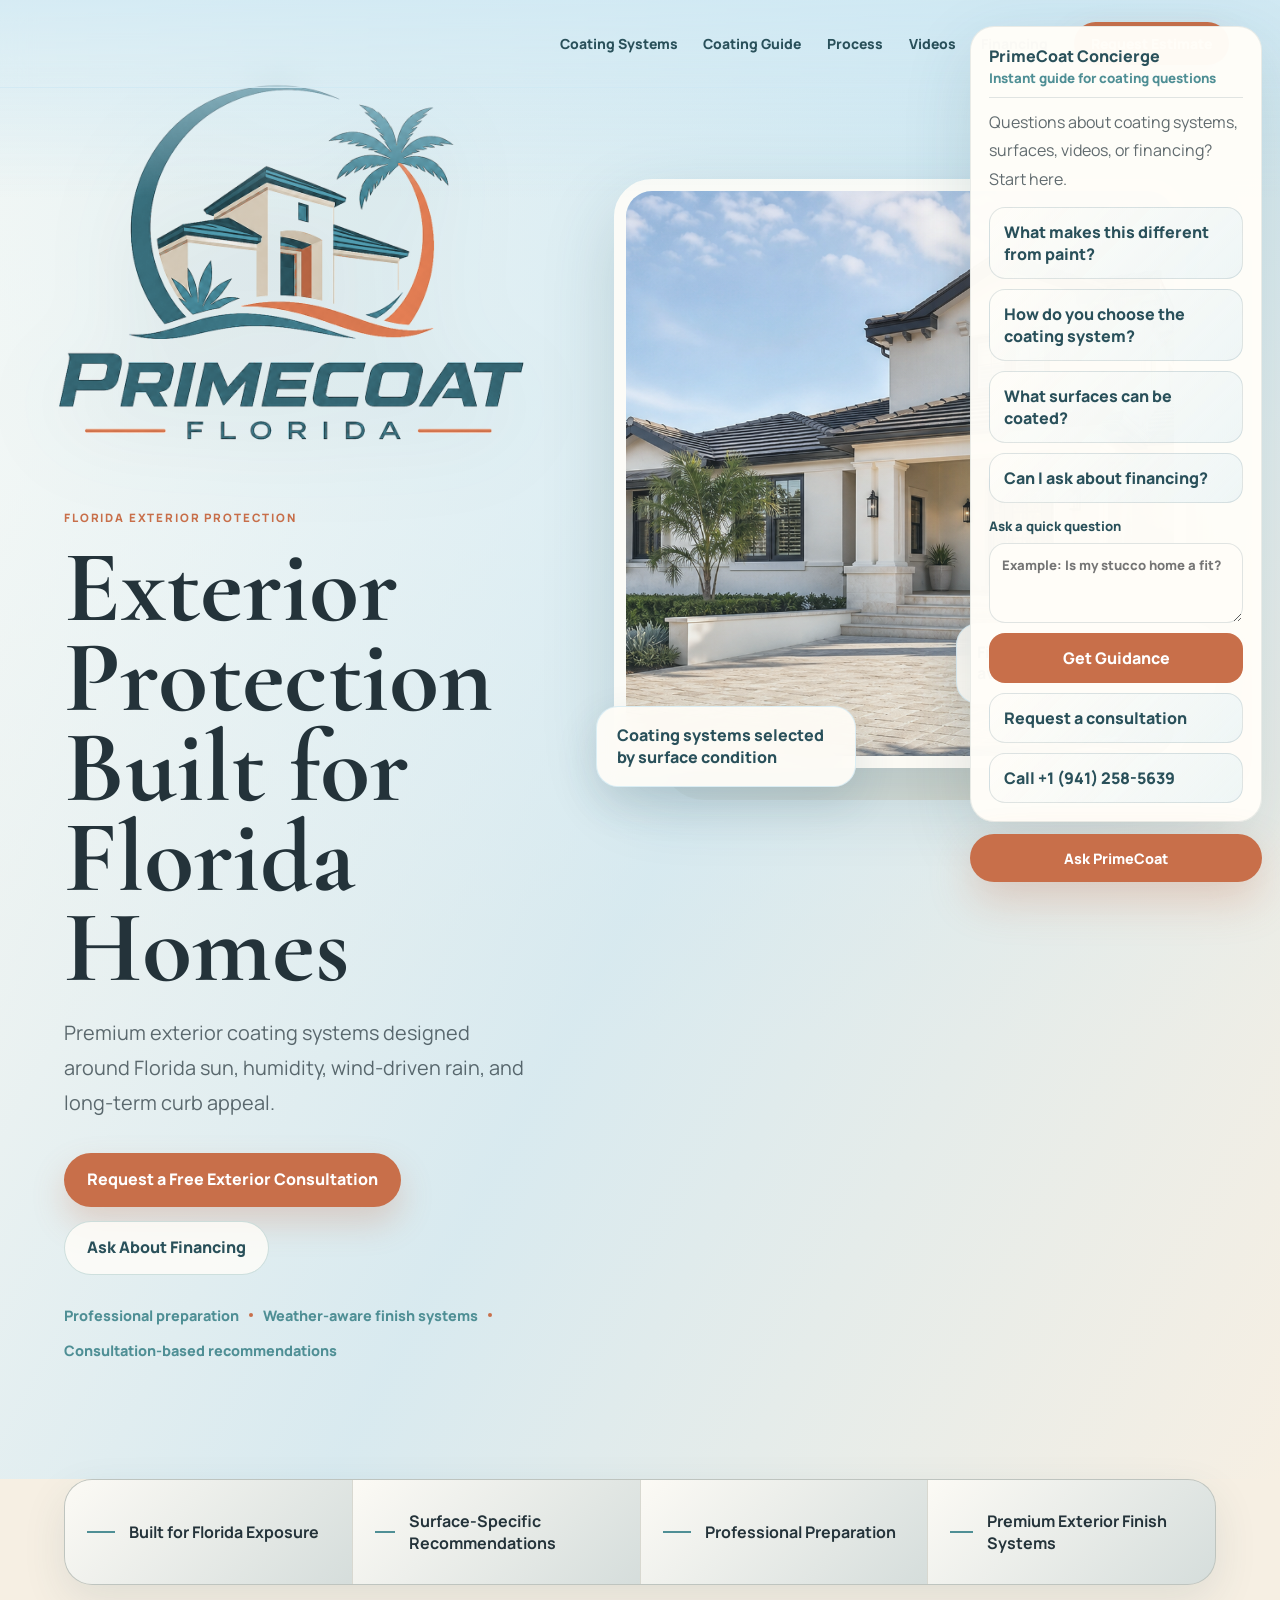
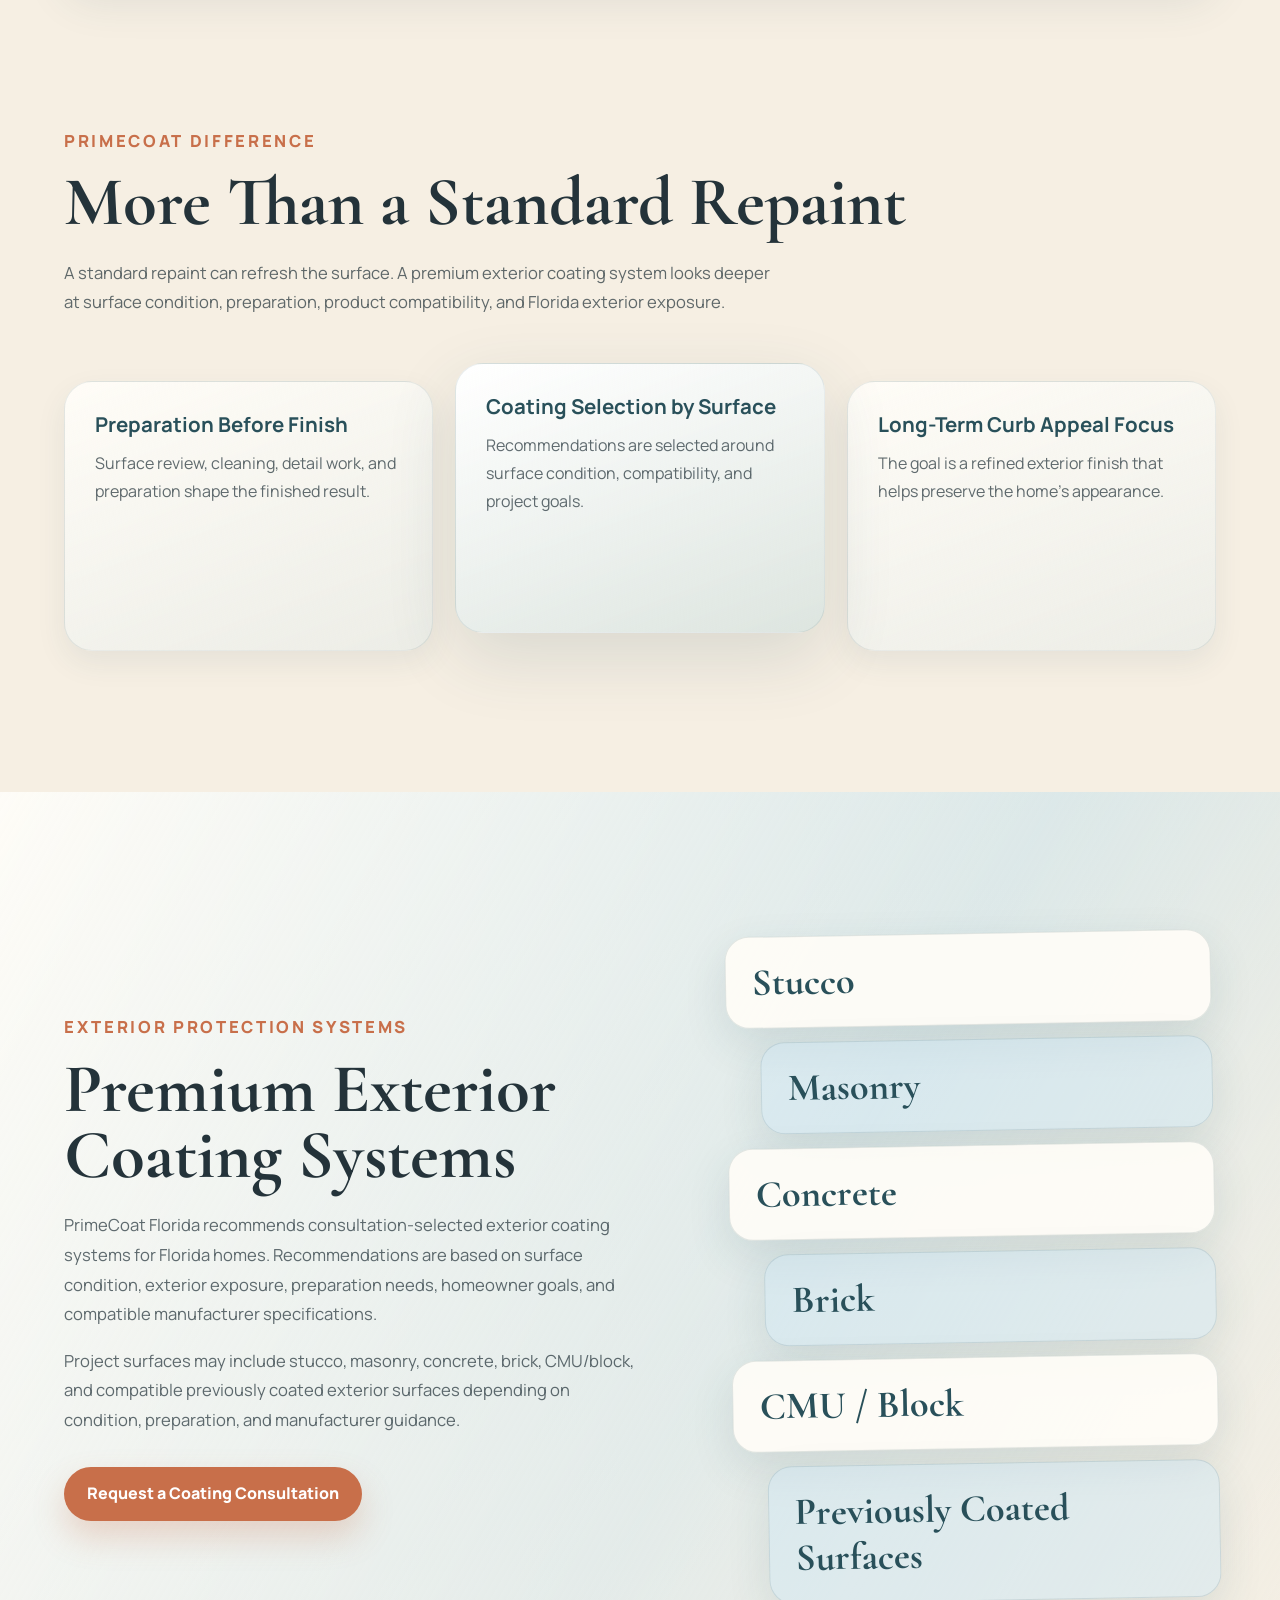
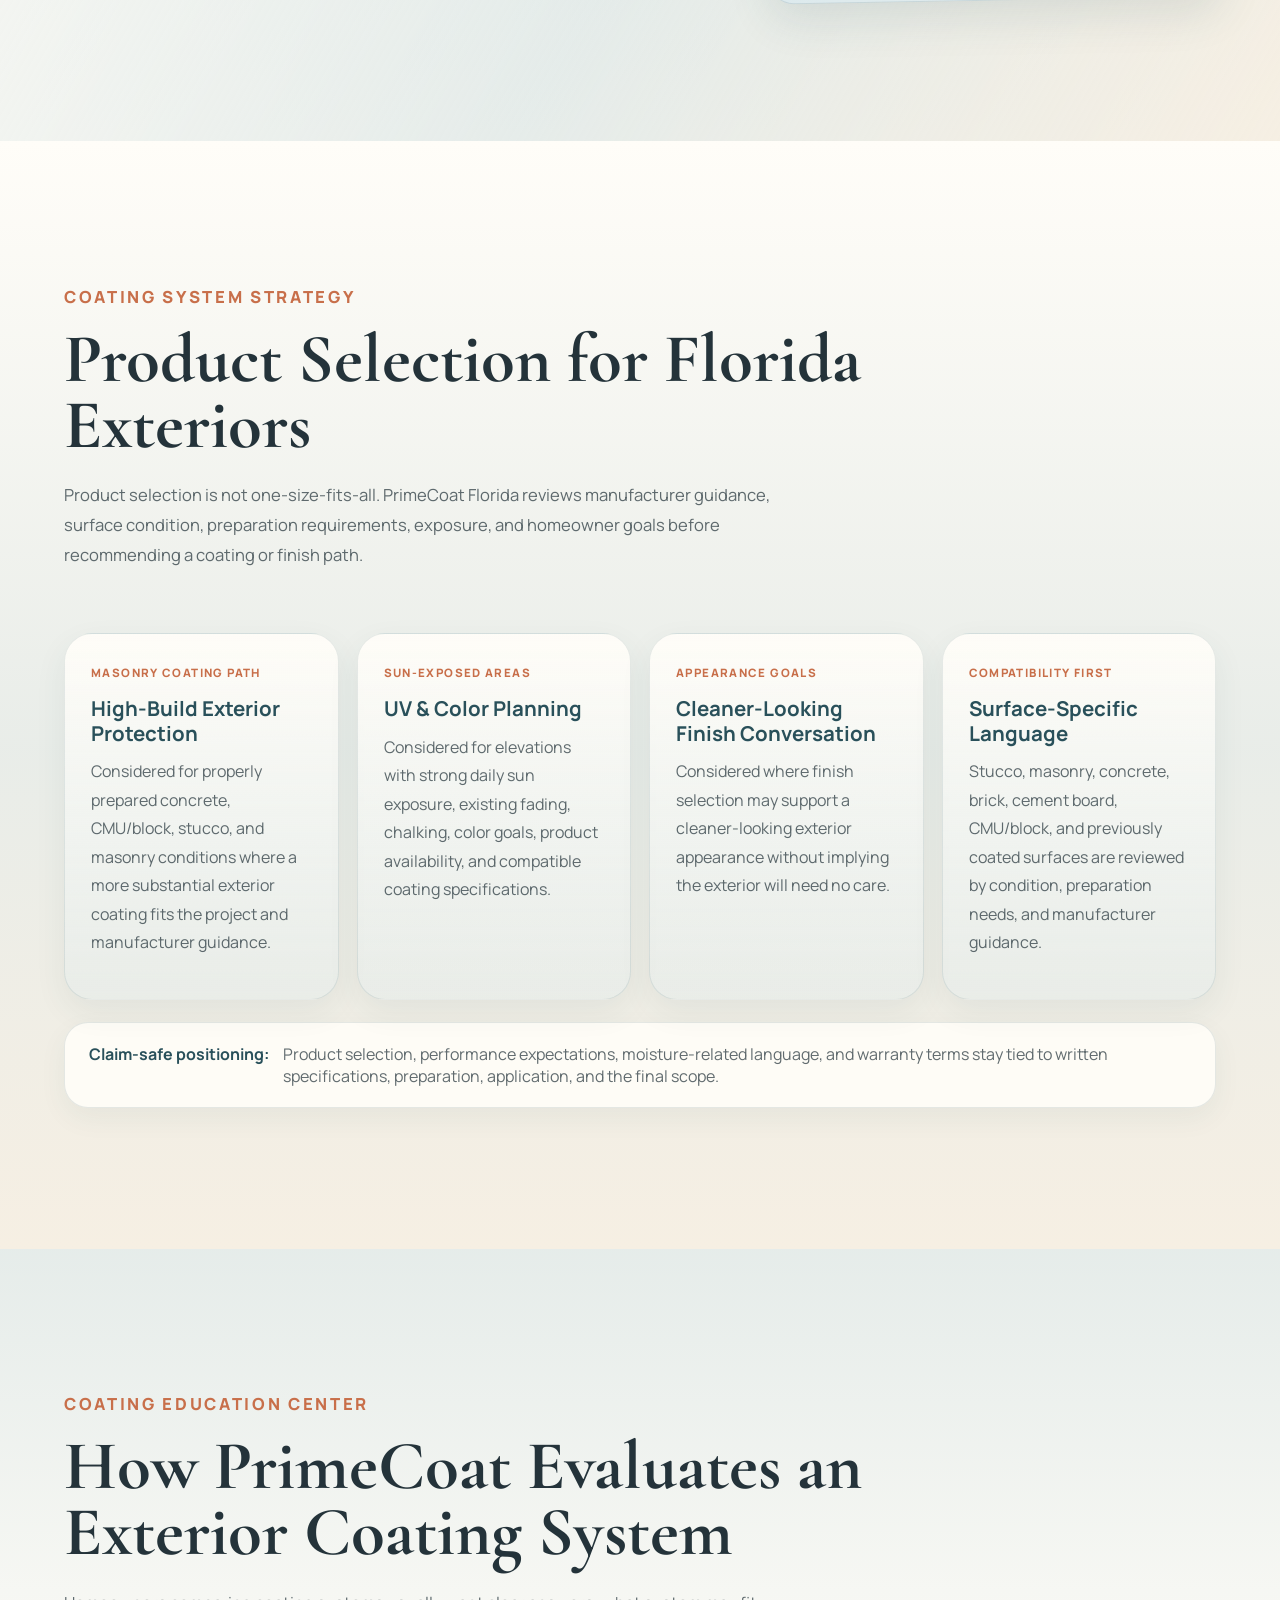
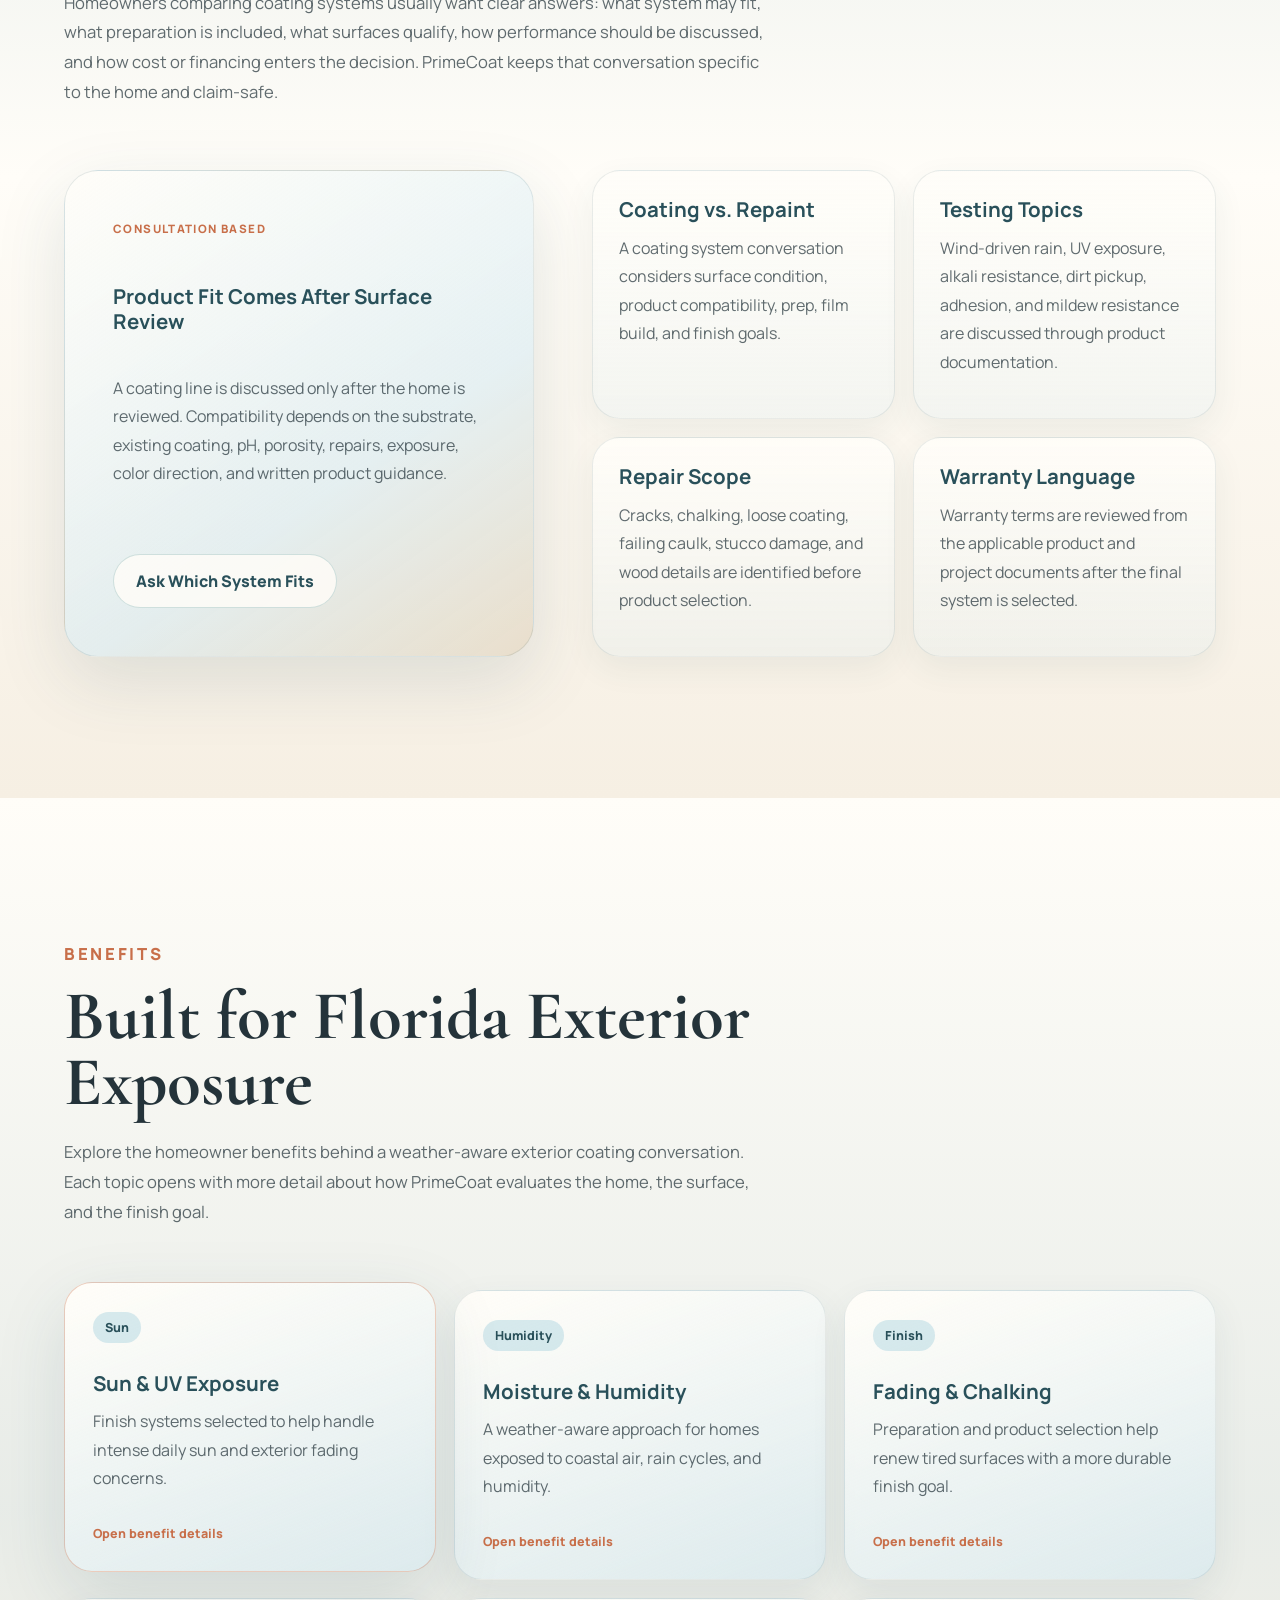
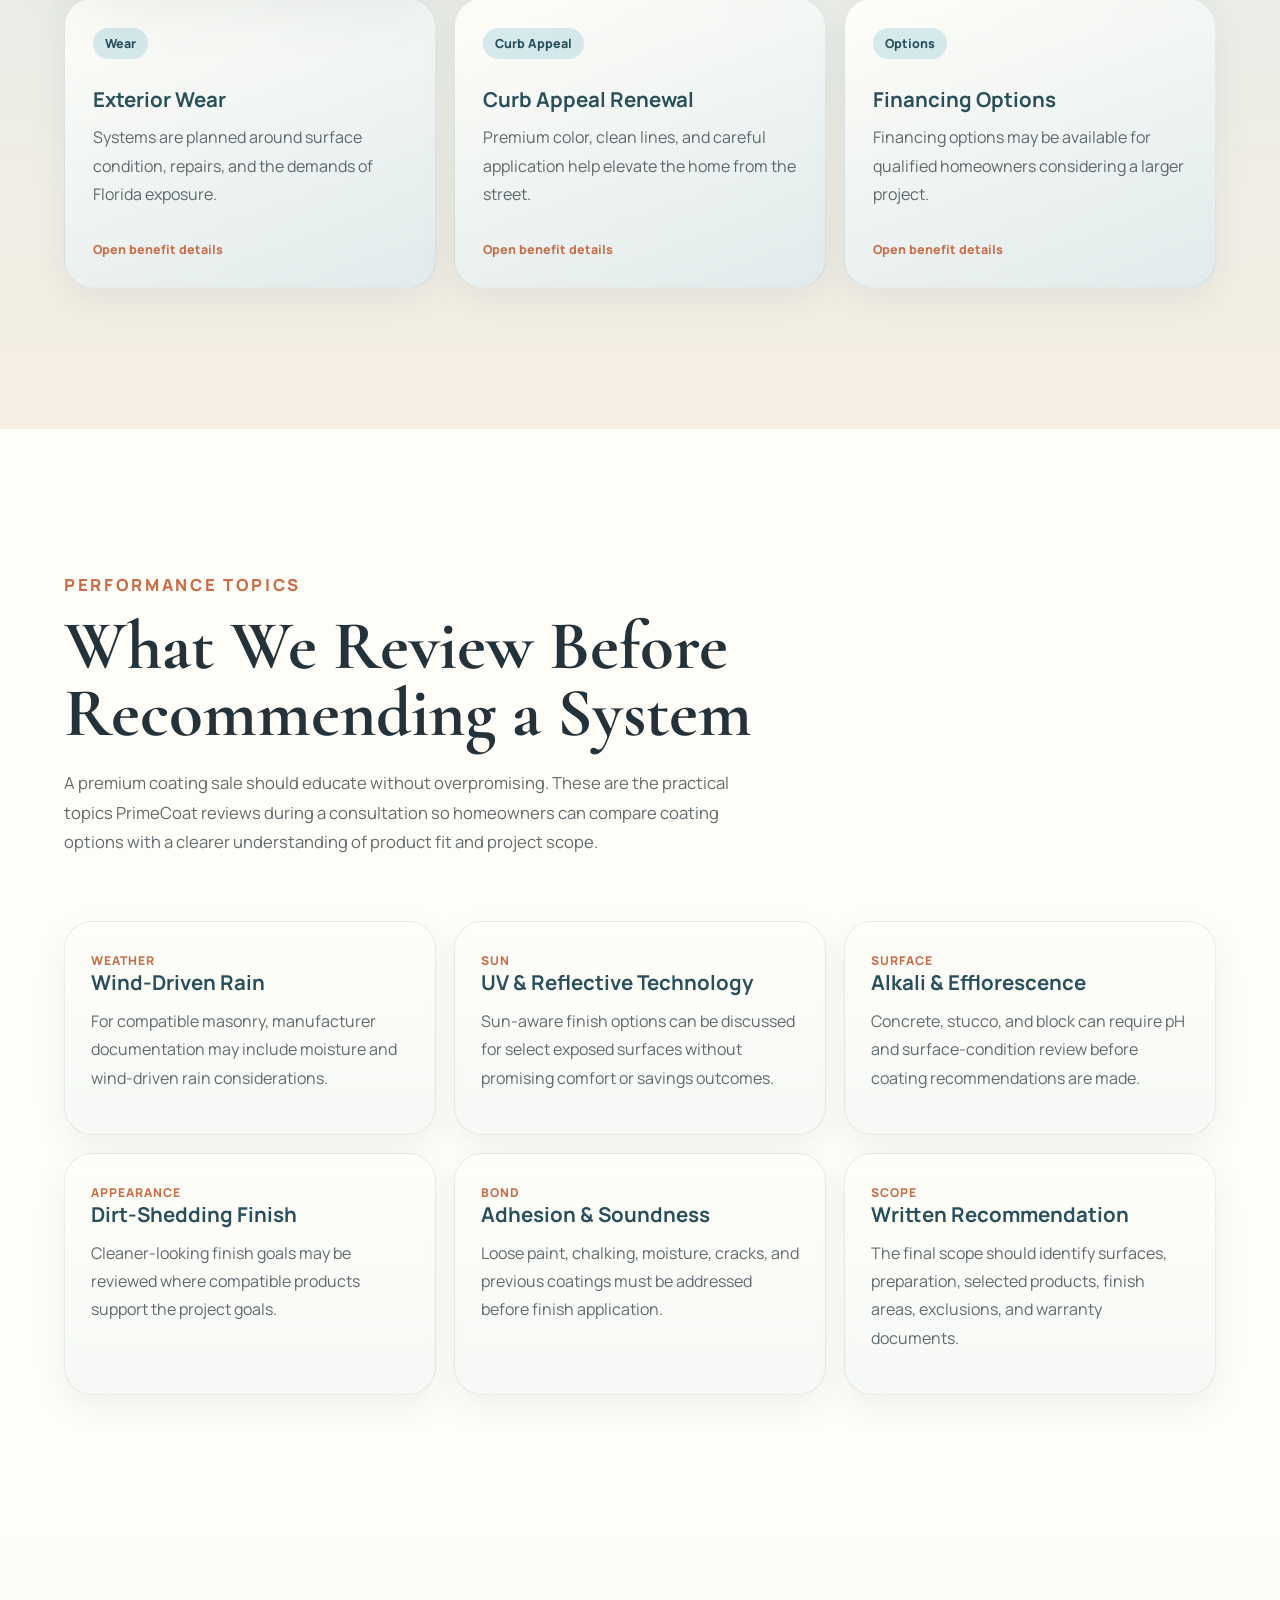
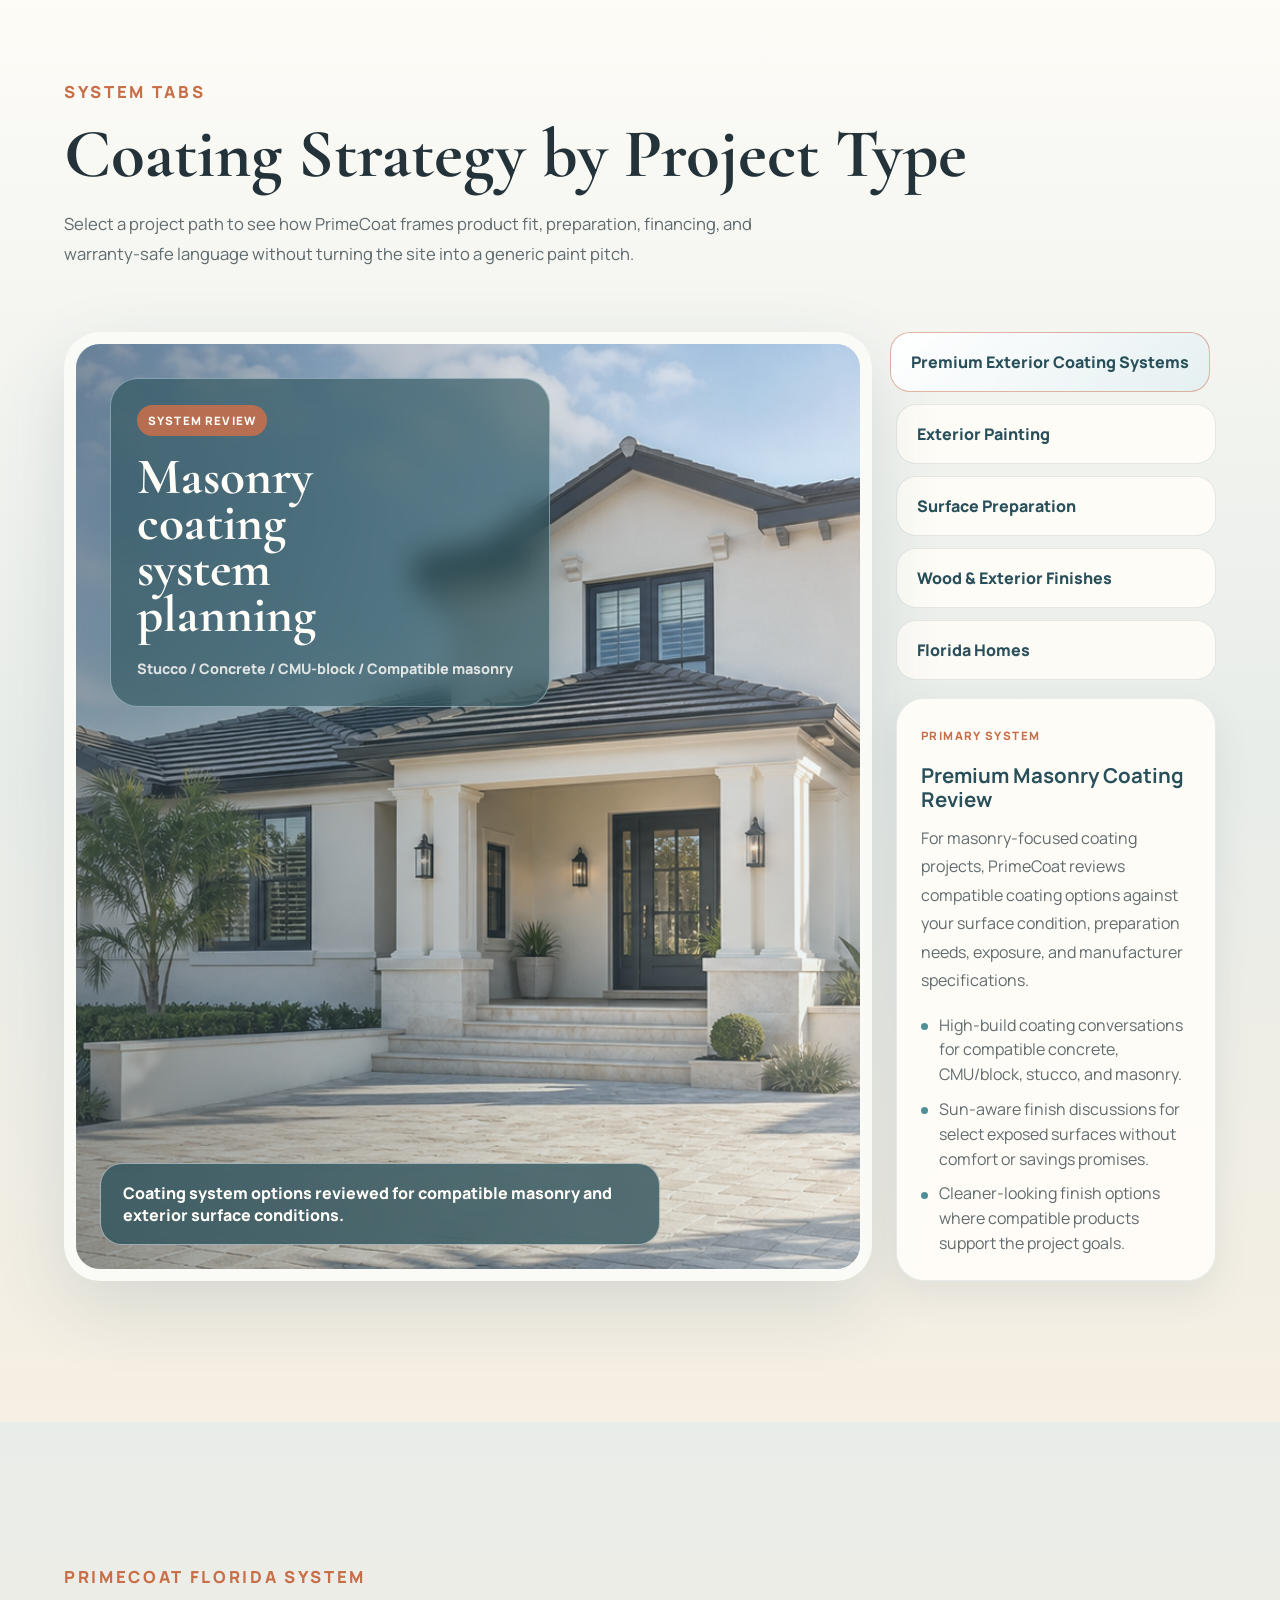
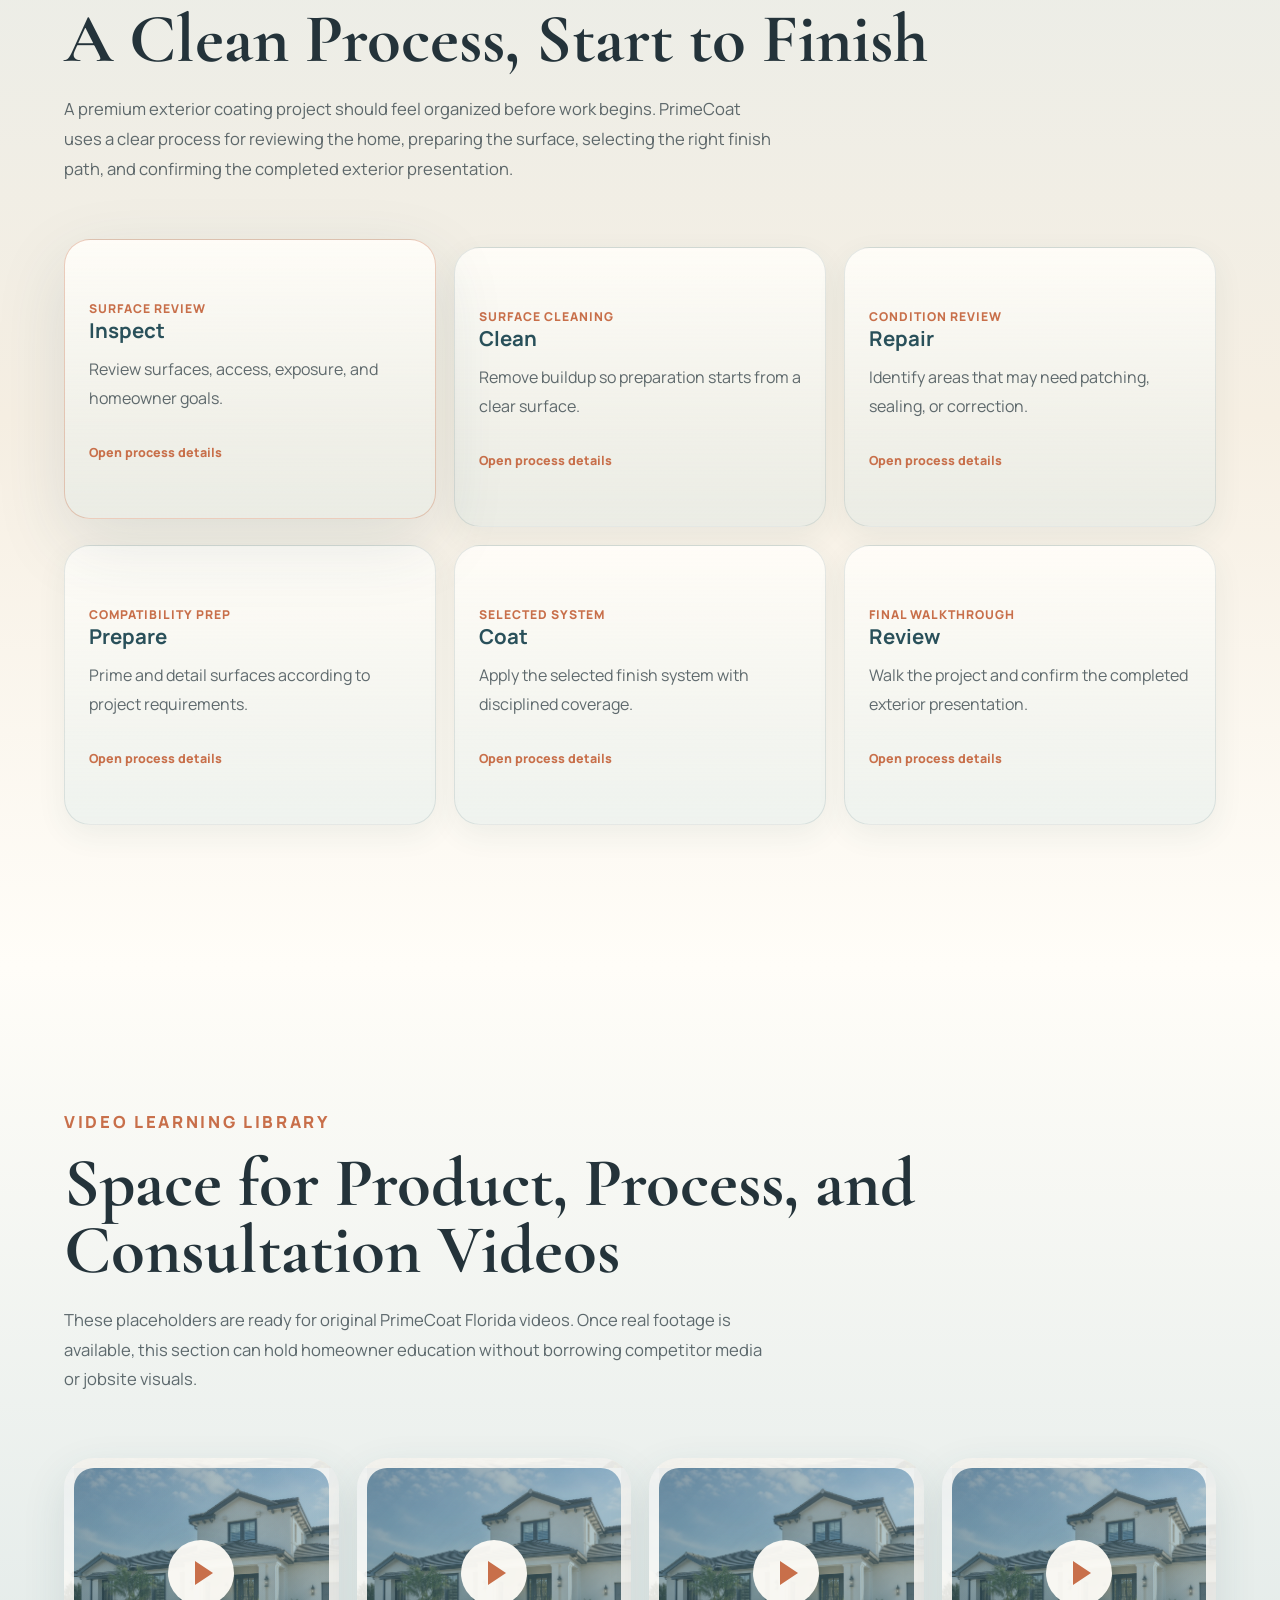
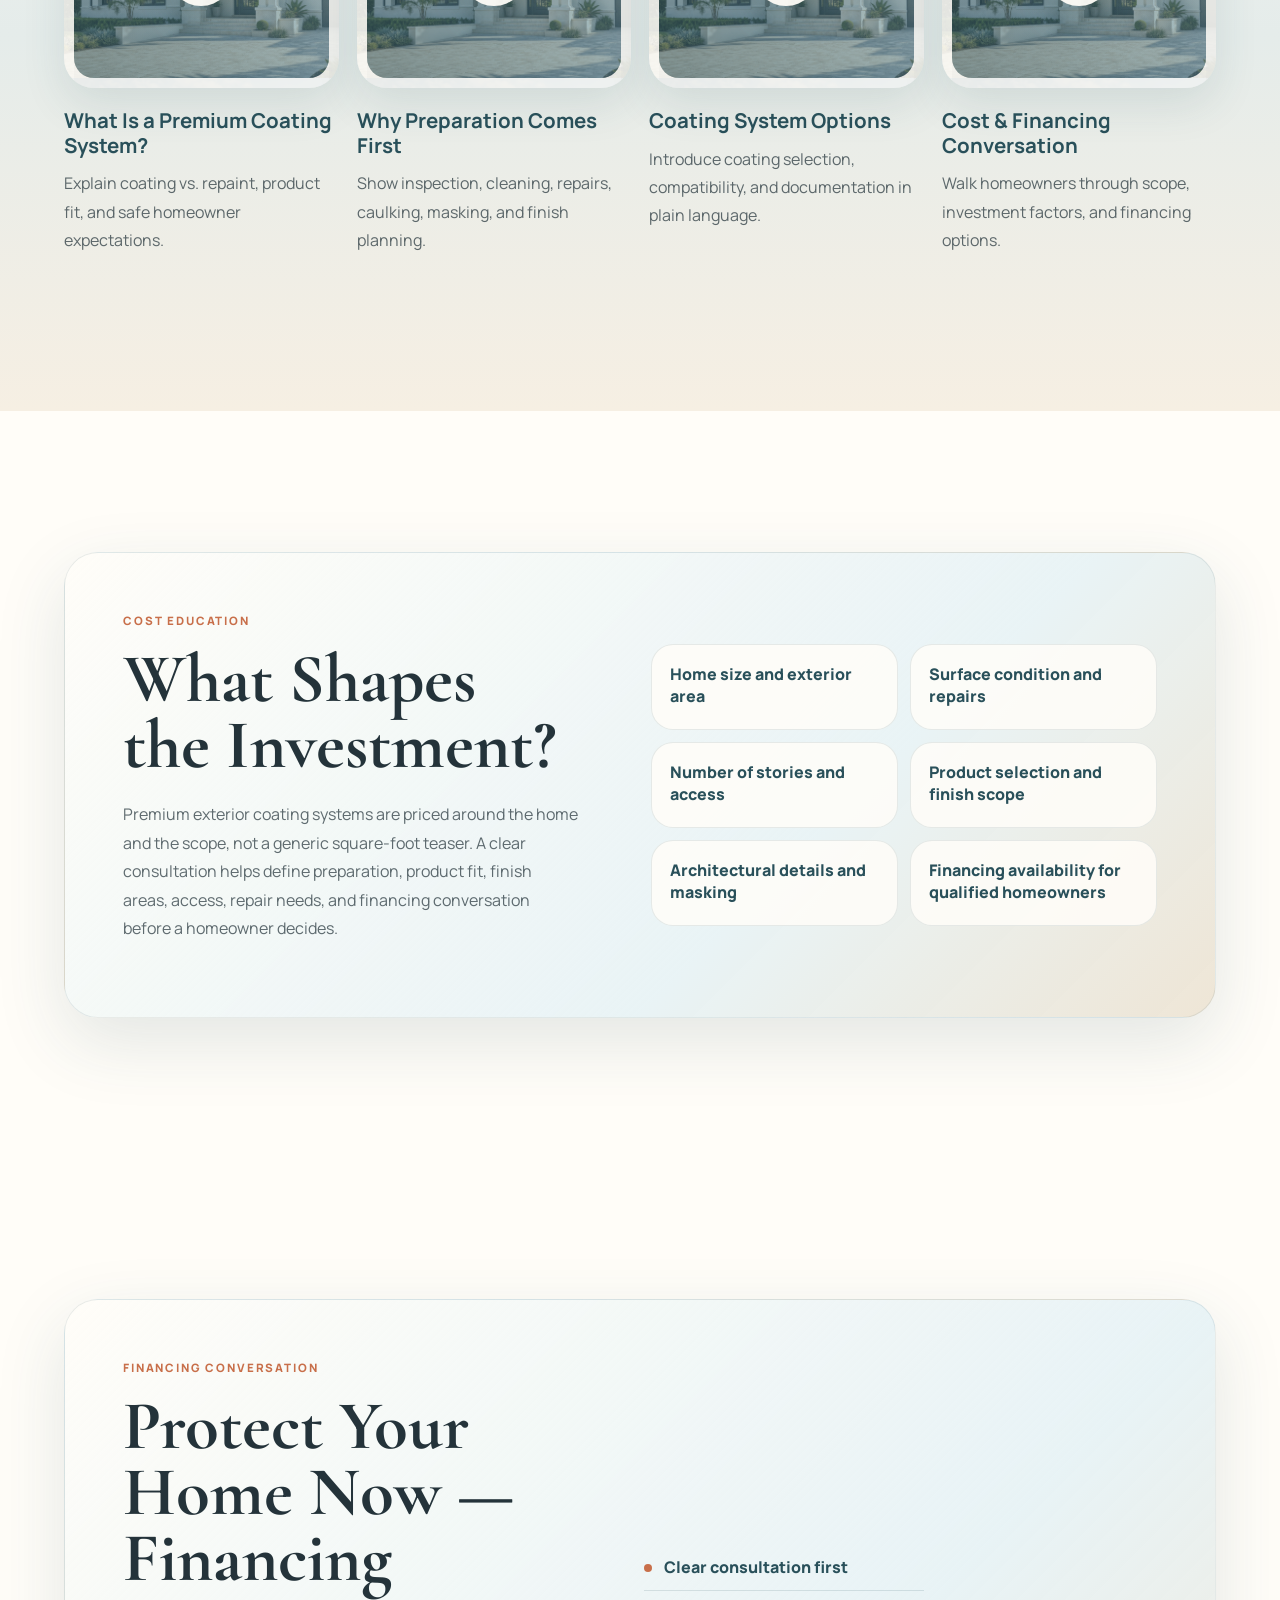
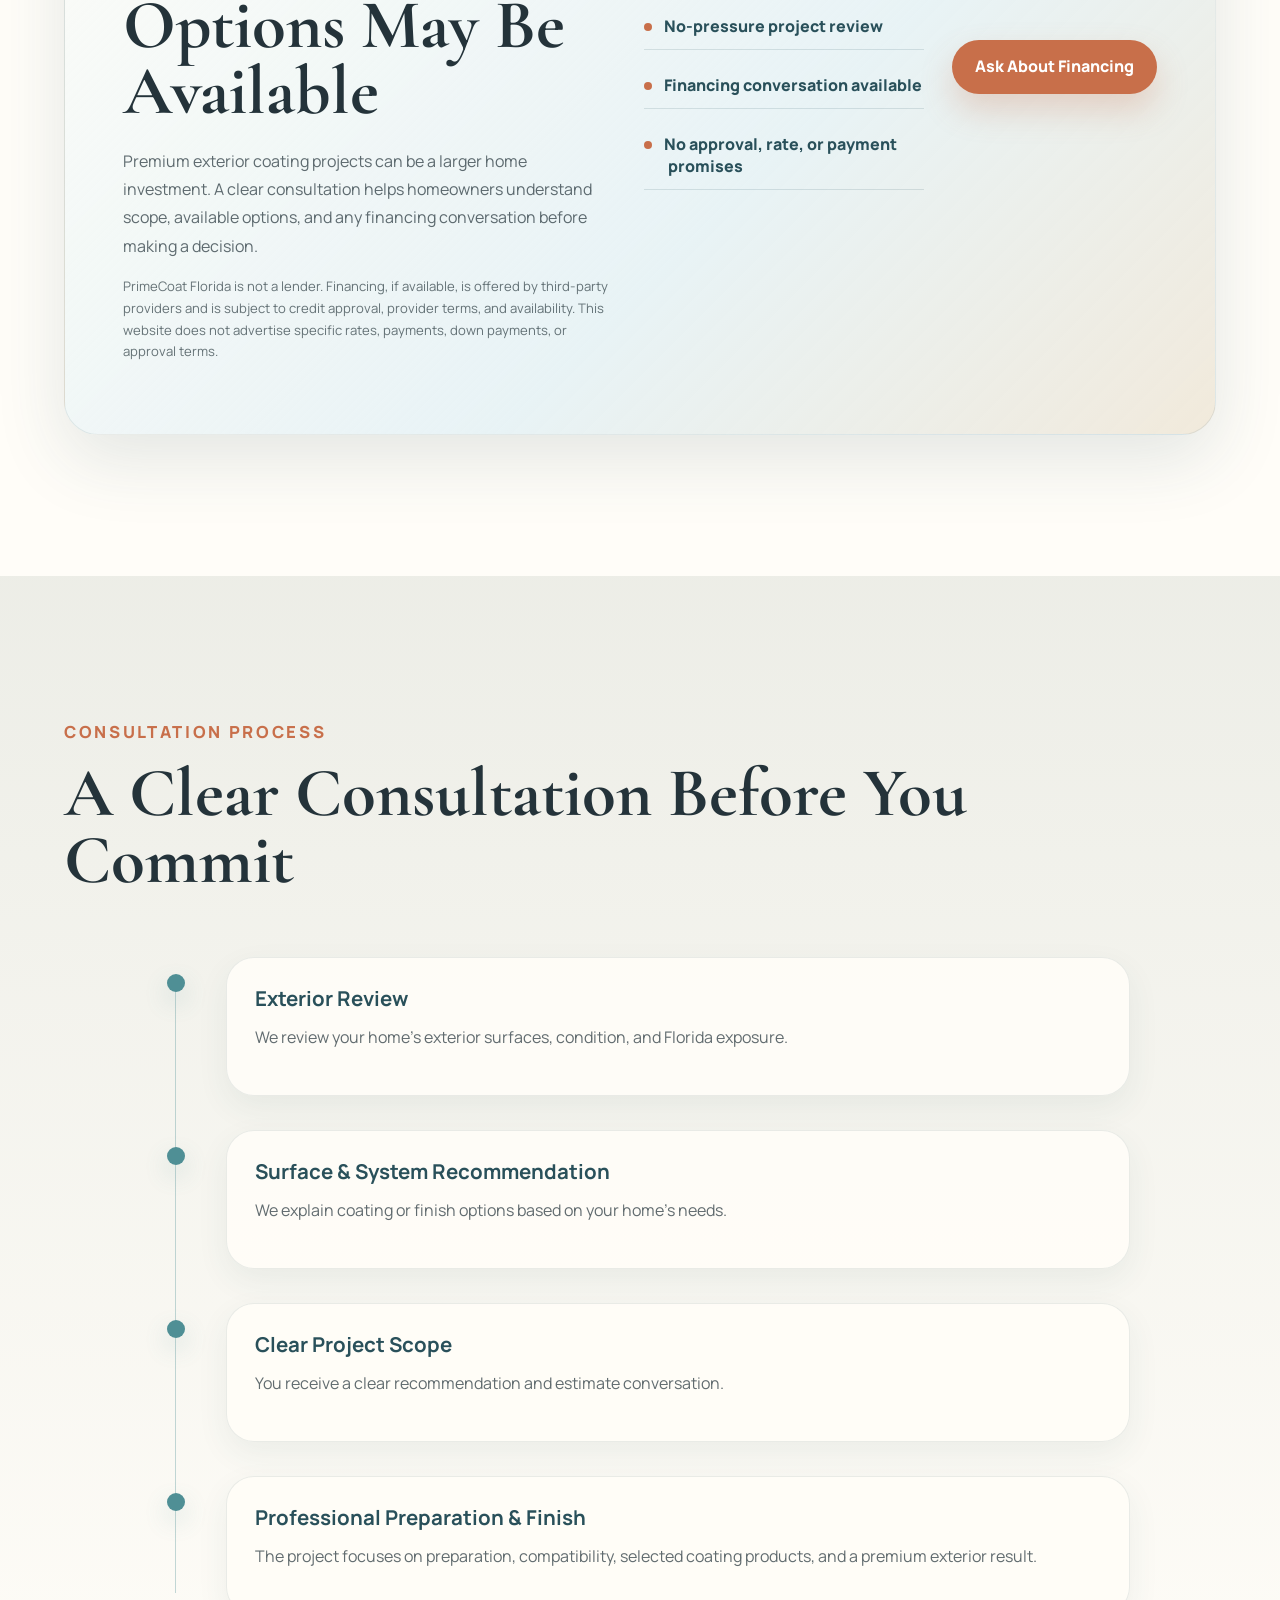
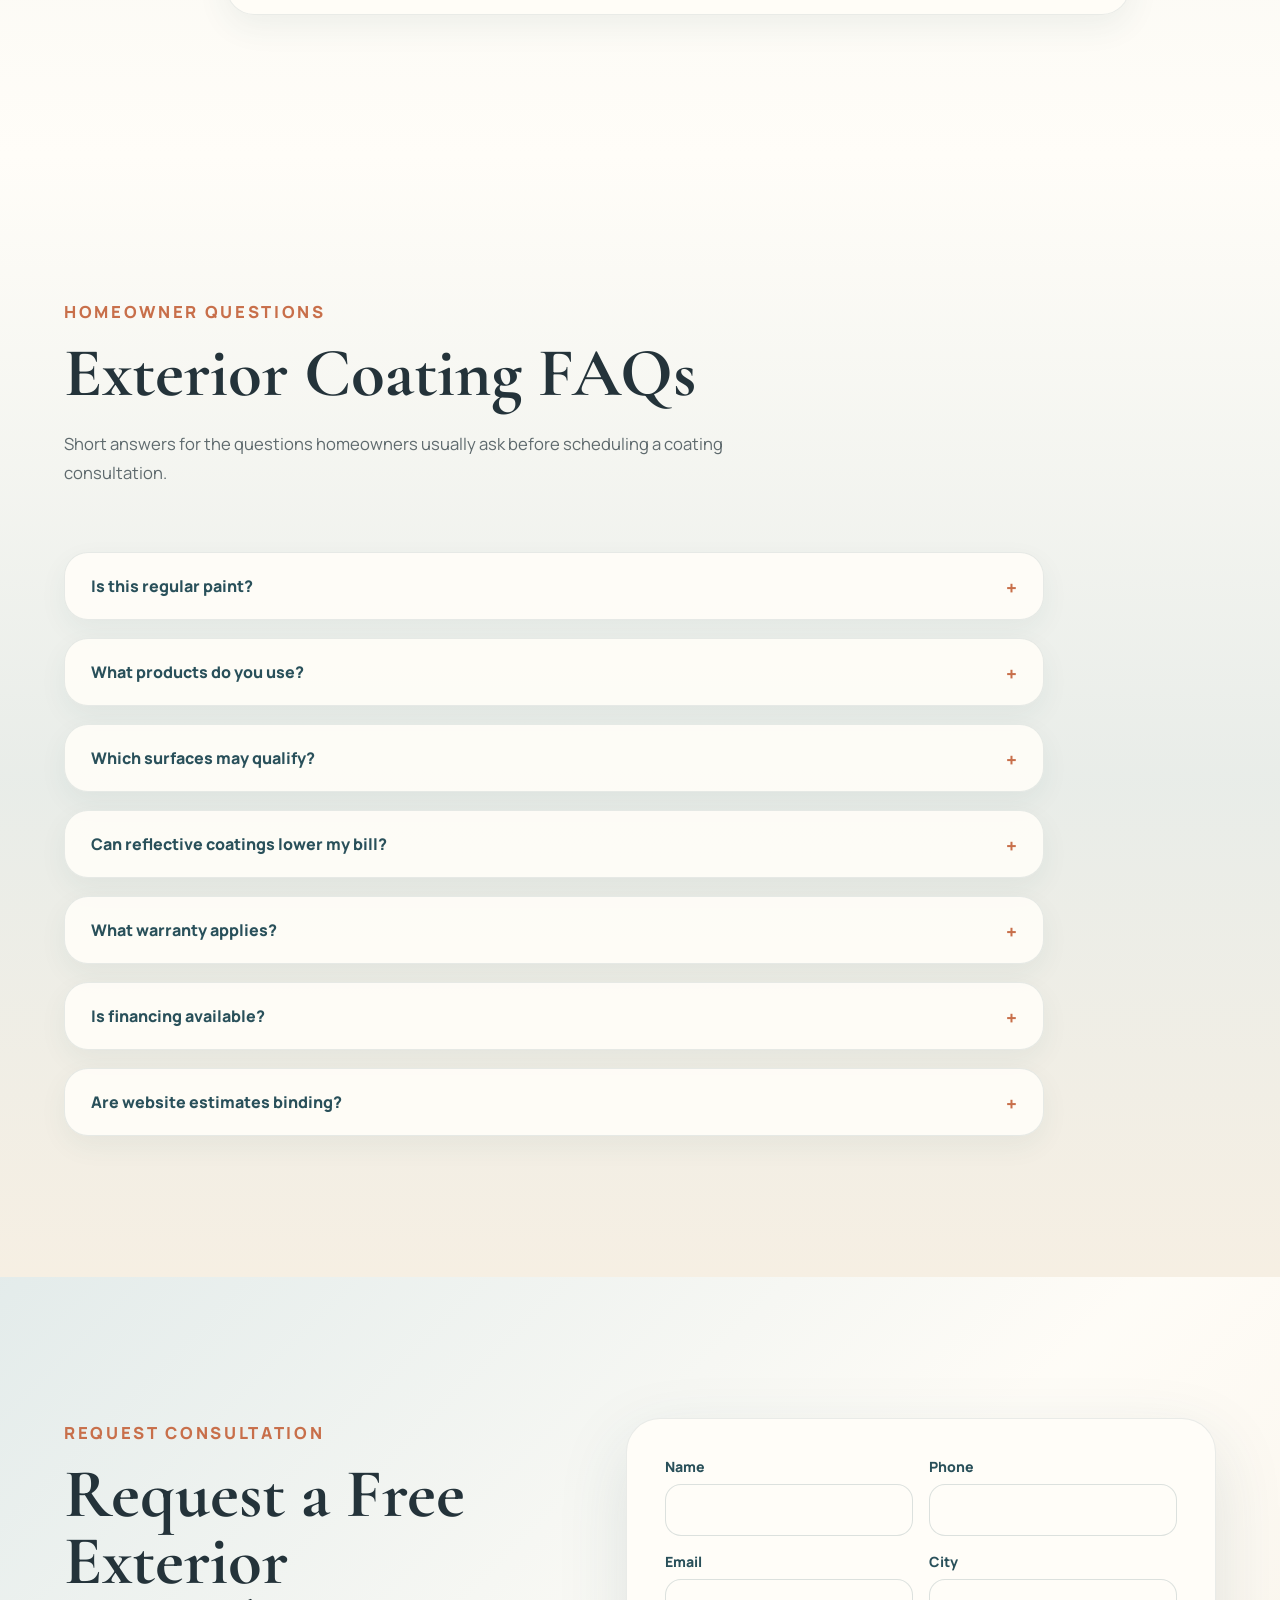
<file: index.html>
<!doctype html>
<html lang="en">
  <head>
    <meta charset="UTF-8" />
    <meta name="viewport" content="width=device-width, initial-scale=1.0" />
    <meta
      name="description"
      content="PrimeCoat Florida provides premium exterior coating systems for Florida homes with weather-aware finish recommendations and professional preparation."
    />
    <title>PrimeCoat Florida | Premium Exterior Coating Systems</title>
    <link rel="preconnect" href="https://fonts.googleapis.com" />
    <link rel="preconnect" href="https://fonts.gstatic.com" crossorigin />
    <link
      href="https://fonts.googleapis.com/css2?family=Cormorant+Garamond:wght@500;600;700&family=Manrope:wght@400;500;600;700;800&display=swap"
      rel="stylesheet"
    />
    <link rel="stylesheet" href="styles.css" />
  </head>
  <body>
    <header class="site-header" data-header>
      <button class="nav-toggle" type="button" aria-label="Open navigation" data-nav-toggle>
        <span></span>
        <span></span>
      </button>
      <nav class="site-nav" data-nav>
        <a href="#systems">Coating Systems</a>
        <a href="#learning">Coating Guide</a>
        <a href="#application">Process</a>
        <a href="#videos">Videos</a>
        <a href="#financing">Financing</a>
        <a class="nav-cta" href="#consultation">Request Estimate</a>
      </nav>
    </header>

    <main id="top">
      <section class="hero" aria-label="PrimeCoat Florida hero">
        <div class="hero-copy">
          <div class="hero-brand-logo" aria-hidden="true">
            <img src="assets/primecoat-florida-logo-coastal.png" alt="" />
          </div>
          <p class="section-label">Florida Exterior Protection</p>
          <h1>Exterior Protection Built for Florida Homes</h1>
          <p class="hero-text">
            Premium exterior coating systems designed around Florida sun, humidity, wind-driven rain, and
            long-term curb appeal.
          </p>
          <div class="hero-actions">
            <a class="button primary" href="#consultation">Request a Free Exterior Consultation</a>
            <a class="button secondary" href="#financing">Ask About Financing</a>
          </div>
          <p class="trust-line">
            Professional preparation <span></span> Weather-aware finish systems <span></span> Consultation-based recommendations
          </p>
        </div>
        <div class="hero-visual" aria-label="Bright premium Florida home exterior">
          <div class="hero-image-card">
            <img src="assets/florida-home-exterior.png" alt="Bright Florida home exterior with refined residential curb appeal" />
          </div>
          <div class="float-card finance-note">Financing options may be available</div>
          <div class="float-card surface-note">Coating systems selected by surface condition</div>
        </div>
      </section>

      <section class="positioning-strip" aria-label="PrimeCoat trust points">
        <article><span></span><strong>Built for Florida Exposure</strong></article>
        <article><span></span><strong>Surface-Specific Recommendations</strong></article>
        <article><span></span><strong>Professional Preparation</strong></article>
        <article><span></span><strong>Premium Exterior Finish Systems</strong></article>
      </section>

      <section class="section difference" id="about">
        <div class="section-intro">
          <p class="section-label">PrimeCoat Difference</p>
          <h2>More Than a Standard Repaint</h2>
          <p>
            A standard repaint can refresh the surface. A premium exterior coating system looks deeper at
            surface condition, preparation, product compatibility, and Florida exterior exposure.
          </p>
        </div>
        <div class="difference-grid">
          <article class="premium-card">
            <h3>Preparation Before Finish</h3>
            <p>Surface review, cleaning, detail work, and preparation shape the finished result.</p>
          </article>
          <article class="premium-card elevated">
            <h3>Coating Selection by Surface</h3>
            <p>Recommendations are selected around surface condition, compatibility, and project goals.</p>
          </article>
          <article class="premium-card">
            <h3>Long-Term Curb Appeal Focus</h3>
            <p>The goal is a refined exterior finish that helps preserve the home's appearance.</p>
          </article>
        </div>
      </section>

      <section class="section systems" id="systems">
        <div class="systems-copy">
          <p class="section-label">Exterior Protection Systems</p>
          <h2>Premium Exterior Coating Systems</h2>
          <p>
            PrimeCoat Florida recommends consultation-selected exterior coating systems for Florida homes.
            Recommendations are based on surface condition, exterior exposure, preparation needs, homeowner goals,
            and compatible manufacturer specifications.
          </p>
          <p>
            Project surfaces may include stucco, masonry, concrete, brick, CMU/block, and compatible previously
            coated exterior surfaces depending on condition, preparation, and manufacturer guidance.
          </p>
          <a class="button primary" href="#consultation">Request a Coating Consultation</a>
        </div>
        <div class="surface-stack" aria-label="Possible project surfaces">
          <article>Stucco</article>
          <article>Masonry</article>
          <article>Concrete</article>
          <article>Brick</article>
          <article>CMU / Block</article>
          <article>Previously Coated Surfaces</article>
        </div>
      </section>

      <section class="section system-strategy" id="coating-strategy">
        <div class="section-intro">
          <p class="section-label">Coating System Strategy</p>
          <h2>Product Selection for Florida Exteriors</h2>
          <p>
            Product selection is not one-size-fits-all. PrimeCoat Florida reviews manufacturer guidance, surface
            condition, preparation requirements, exposure, and homeowner goals before recommending a coating or
            finish path.
          </p>
        </div>
        <div class="system-grid">
          <article>
            <span>Masonry Coating Path</span>
            <h3>High-Build Exterior Protection</h3>
            <p>
              Considered for properly prepared concrete, CMU/block, stucco, and masonry conditions where a more
              substantial exterior coating fits the project and manufacturer guidance.
            </p>
          </article>
          <article>
            <span>Sun-Exposed Areas</span>
            <h3>UV &amp; Color Planning</h3>
            <p>
              Considered for elevations with strong daily sun exposure, existing fading, chalking, color goals,
              product availability, and compatible coating specifications.
            </p>
          </article>
          <article>
            <span>Appearance Goals</span>
            <h3>Cleaner-Looking Finish Conversation</h3>
            <p>
              Considered where finish selection may support a cleaner-looking exterior appearance without implying
              the exterior will need no care.
            </p>
          </article>
          <article>
            <span>Compatibility First</span>
            <h3>Surface-Specific Language</h3>
            <p>
              Stucco, masonry, concrete, brick, cement board, CMU/block, and previously coated surfaces are reviewed
              by condition, preparation needs, and manufacturer guidance.
            </p>
          </article>
        </div>
        <div class="strategy-note">
          <strong>Claim-safe positioning:</strong>
          <span>
            Product selection, performance expectations, moisture-related language, and warranty terms stay tied to
            written specifications, preparation, application, and the final scope.
          </span>
        </div>
      </section>

      <section class="section learning" id="learning">
        <div class="section-intro">
          <p class="section-label">Coating Education Center</p>
          <h2>How PrimeCoat Evaluates an Exterior Coating System</h2>
          <p>
            Homeowners comparing coating systems usually want clear answers: what system may fit, what preparation
            is included, what surfaces qualify, how performance should be discussed, and how cost or financing enters
            the decision. PrimeCoat keeps that conversation specific to the home and claim-safe.
          </p>
        </div>
        <div class="learning-layout">
          <article class="learning-feature">
            <p class="mini-label">Consultation Based</p>
            <h3>Product Fit Comes After Surface Review</h3>
            <p>
              A coating line is discussed only after the home is reviewed. Compatibility depends on the substrate,
              existing coating, pH, porosity, repairs, exposure, color direction, and written product guidance.
            </p>
            <a class="button secondary" href="#consultation">Ask Which System Fits</a>
          </article>
          <div class="learning-grid">
            <article>
              <h3>Coating vs. Repaint</h3>
              <p>A coating system conversation considers surface condition, product compatibility, prep, film build, and finish goals.</p>
            </article>
            <article>
              <h3>Testing Topics</h3>
              <p>Wind-driven rain, UV exposure, alkali resistance, dirt pickup, adhesion, and mildew resistance are discussed through product documentation.</p>
            </article>
            <article>
              <h3>Repair Scope</h3>
              <p>Cracks, chalking, loose coating, failing caulk, stucco damage, and wood details are identified before product selection.</p>
            </article>
            <article>
              <h3>Warranty Language</h3>
              <p>Warranty terms are reviewed from the applicable product and project documents after the final system is selected.</p>
            </article>
          </div>
        </div>
      </section>

      <section class="section exposure" id="finishes">
        <div class="section-intro compact">
          <p class="section-label">Benefits</p>
          <h2>Built for Florida Exterior Exposure</h2>
          <p>
            Explore the homeowner benefits behind a weather-aware exterior coating conversation. Each topic opens
            with more detail about how PrimeCoat evaluates the home, the surface, and the finish goal.
          </p>
        </div>
        <div class="exposure-shell">
          <div class="exposure-track" data-exposure-track>
            <button class="exposure-card is-active" type="button" data-benefit-card="sun">
              <span>Sun</span>
              <h3>Sun &amp; UV Exposure</h3>
              <p>Finish systems selected to help handle intense daily sun and exterior fading concerns.</p>
              <strong>Open benefit details</strong>
            </button>
            <button class="exposure-card" type="button" data-benefit-card="moisture">
              <span>Humidity</span>
              <h3>Moisture &amp; Humidity</h3>
              <p>A weather-aware approach for homes exposed to coastal air, rain cycles, and humidity.</p>
              <strong>Open benefit details</strong>
            </button>
            <button class="exposure-card" type="button" data-benefit-card="chalking">
              <span>Finish</span>
              <h3>Fading &amp; Chalking</h3>
              <p>Preparation and product selection help renew tired surfaces with a more durable finish goal.</p>
              <strong>Open benefit details</strong>
            </button>
            <button class="exposure-card" type="button" data-benefit-card="wear">
              <span>Wear</span>
              <h3>Exterior Wear</h3>
              <p>Systems are planned around surface condition, repairs, and the demands of Florida exposure.</p>
              <strong>Open benefit details</strong>
            </button>
            <button class="exposure-card" type="button" data-benefit-card="curb">
              <span>Curb Appeal</span>
              <h3>Curb Appeal Renewal</h3>
              <p>Premium color, clean lines, and careful application help elevate the home from the street.</p>
              <strong>Open benefit details</strong>
            </button>
            <button class="exposure-card" type="button" data-benefit-card="financing">
              <span>Options</span>
              <h3>Financing Options</h3>
              <p>Financing options may be available for qualified homeowners considering a larger project.</p>
              <strong>Open benefit details</strong>
            </button>
          </div>
        </div>
        <div class="benefit-panel" data-benefit-panel hidden>
          <div class="benefit-panel-card" role="dialog" aria-modal="true" aria-labelledby="benefit-title">
            <button class="modal-close" type="button" aria-label="Close benefit details" data-benefit-close>&times;</button>
            <p class="mini-label" data-benefit-label>Benefit Detail</p>
            <h3 id="benefit-title" data-benefit-title>Sun &amp; UV Exposure</h3>
            <p data-benefit-copy>
              Finish systems are selected with Florida exterior exposure in mind.
            </p>
            <ul data-benefit-list></ul>
            <a class="button primary" href="#consultation">Request a Free Exterior Consultation</a>
          </div>
        </div>
      </section>

      <section class="section performance" id="performance">
        <div class="section-intro">
          <p class="section-label">Performance Topics</p>
          <h2>What We Review Before Recommending a System</h2>
          <p>
            A premium coating sale should educate without overpromising. These are the practical topics PrimeCoat
            reviews during a consultation so homeowners can compare coating options with a clearer understanding of
            product fit and project scope.
          </p>
        </div>
        <div class="performance-grid">
          <article>
            <span>Weather</span>
            <h3>Wind-Driven Rain</h3>
            <p>For compatible masonry, manufacturer documentation may include moisture and wind-driven rain considerations.</p>
          </article>
          <article>
            <span>Sun</span>
            <h3>UV &amp; Reflective Technology</h3>
            <p>Sun-aware finish options can be discussed for select exposed surfaces without promising comfort or savings outcomes.</p>
          </article>
          <article>
            <span>Surface</span>
            <h3>Alkali &amp; Efflorescence</h3>
            <p>Concrete, stucco, and block can require pH and surface-condition review before coating recommendations are made.</p>
          </article>
          <article>
            <span>Appearance</span>
            <h3>Dirt-Shedding Finish</h3>
            <p>Cleaner-looking finish goals may be reviewed where compatible products support the project goals.</p>
          </article>
          <article>
            <span>Bond</span>
            <h3>Adhesion &amp; Soundness</h3>
            <p>Loose paint, chalking, moisture, cracks, and previous coatings must be addressed before finish application.</p>
          </article>
          <article>
            <span>Scope</span>
            <h3>Written Recommendation</h3>
            <p>The final scope should identify surfaces, preparation, selected products, finish areas, exclusions, and warranty documents.</p>
          </article>
        </div>
      </section>

      <section class="section gallery" id="gallery">
        <div class="section-intro">
          <p class="section-label">System Tabs</p>
          <h2>Coating Strategy by Project Type</h2>
          <p>
            Select a project path to see how PrimeCoat frames product fit, preparation, financing, and
            warranty-safe language without turning the site into a generic paint pitch.
          </p>
        </div>
        <div class="gallery-layout">
          <div class="gallery-stage" aria-live="polite" aria-label="Active project strategy visual">
            <div class="gallery-image is-active coating" data-gallery-visual="coating" aria-hidden="false">
              <div class="gallery-visual-copy">
                <span>System Review</span>
                <strong>Masonry coating system planning</strong>
                <small>Stucco / Concrete / CMU-block / Compatible masonry</small>
              </div>
            </div>
            <div class="gallery-image painting" data-gallery-visual="painting" aria-hidden="true">
              <div class="gallery-visual-copy">
                <span>Finish System</span>
                <strong>Exterior painting when coating is not the fit</strong>
                <small>Substrate-led products / Scope clarity / Refined curb appeal</small>
              </div>
            </div>
            <div class="gallery-image prep" data-gallery-visual="prep" aria-hidden="true">
              <div class="gallery-visual-copy">
                <span>Preparation First</span>
                <strong>Clean, sound, compatible surfaces</strong>
                <small>Chalking / Cracks / Peeling / pH / Previous coatings</small>
              </div>
            </div>
            <div class="gallery-image wood" data-gallery-visual="wood" aria-hidden="true">
              <div class="gallery-visual-copy">
                <span>Separate Path</span>
                <strong>Wood and exterior finish compatibility</strong>
                <small>Trim / Doors / Accents / Stains / Primers</small>
              </div>
            </div>
            <div class="gallery-image projects" data-gallery-visual="projects" aria-hidden="true">
              <div class="gallery-visual-copy">
                <span>Florida Strategy</span>
                <strong>Premium, competitor-smart consultation</strong>
                <small>Product planning / Financing discussion / Written scope</small>
              </div>
            </div>
            <div class="gallery-caption" data-gallery-caption>
              Coating system options reviewed for compatible masonry and exterior surface conditions.
            </div>
          </div>
          <div class="system-tabs-wrap">
            <div class="gallery-tabs" role="tablist" aria-label="Project strategy tabs">
              <button class="is-active" id="tab-coating" type="button" role="tab" aria-selected="true" aria-controls="panel-coating" data-gallery-tab="coating">Premium Exterior Coating Systems</button>
              <button id="tab-painting" type="button" role="tab" aria-selected="false" aria-controls="panel-painting" data-gallery-tab="painting">Exterior Painting</button>
              <button id="tab-prep" type="button" role="tab" aria-selected="false" aria-controls="panel-prep" data-gallery-tab="prep">Surface Preparation</button>
              <button id="tab-wood" type="button" role="tab" aria-selected="false" aria-controls="panel-wood" data-gallery-tab="wood">Wood &amp; Exterior Finishes</button>
              <button id="tab-projects" type="button" role="tab" aria-selected="false" aria-controls="panel-projects" data-gallery-tab="projects">Florida Homes</button>
            </div>
            <div class="system-panels">
              <article class="system-panel is-active" id="panel-coating" role="tabpanel" aria-labelledby="tab-coating" data-system-panel="coating">
                <p class="mini-label">Primary System</p>
                <h3>Premium Masonry Coating Review</h3>
                <p>
                  For masonry-focused coating projects, PrimeCoat reviews compatible coating options against your
                  surface condition, preparation needs, exposure, and manufacturer specifications.
                </p>
                <ul>
                  <li>High-build coating conversations for compatible concrete, CMU/block, stucco, and masonry.</li>
                  <li>Sun-aware finish discussions for select exposed surfaces without comfort or savings promises.</li>
                  <li>Cleaner-looking finish options where compatible products support the project goals.</li>
                </ul>
              </article>
              <article class="system-panel" id="panel-painting" role="tabpanel" aria-labelledby="tab-painting" data-system-panel="painting" hidden>
                <p class="mini-label">Finish Refresh</p>
                <h3>Exterior Painting as a Finish System</h3>
                <p>
                  Some homes may need a premium exterior paint or finish path rather than a masonry coating system.
                  The recommendation depends on substrate, existing coatings, and project goals.
                </p>
                <ul>
                  <li>Best fit: compatible exterior walls, trim, accents, and finish refreshes.</li>
                  <li>Strategy: separate standard finish work from masonry coating recommendations.</li>
                  <li>Language: selected based on project conditions and manufacturer guidance.</li>
                </ul>
              </article>
              <article class="system-panel" id="panel-prep" role="tabpanel" aria-labelledby="tab-prep" data-system-panel="prep" hidden>
                <p class="mini-label">Before Product</p>
                <h3>Preparation Determines the System</h3>
                <p>
                  Surface preparation comes before product selection. Cleaning, soundness, chalking, peeling,
                  porosity, pH, cracks, and previous coatings all affect the recommendation.
                </p>
                <ul>
                  <li>Best fit: homes where surface condition needs a careful review.</li>
                  <li>Strategy: preparation notes support compatibility and a clearer scope.</li>
                  <li>Warranty-safe: terms depend on product specs, substrate, preparation, and proper application.</li>
                </ul>
              </article>
              <article class="system-panel" id="panel-wood" role="tabpanel" aria-labelledby="tab-wood" data-system-panel="wood" hidden>
                <p class="mini-label">Separate Finish Path</p>
                <h3>Wood &amp; Exterior Finish Compatibility</h3>
                <p>
                  Wood features are reviewed separately from masonry. They may require different primers, stains,
                  or finish products than stucco, concrete, or CMU/block.
                </p>
                <ul>
                  <li>Best fit: doors, accents, soffit details, railings, and exterior wood features.</li>
                  <li>Strategy: keep masonry coating language separate from wood finishing language.</li>
                  <li>Language: finish approach depends on exposure, existing condition, and compatible products.</li>
                </ul>
              </article>
              <article class="system-panel" id="panel-projects" role="tabpanel" aria-labelledby="tab-projects" data-system-panel="projects" hidden>
                <p class="mini-label">Florida Strategy</p>
                <h3>Competitor-Smart, Claim-Safe Positioning</h3>
                <p>
                  PrimeCoat does not need exaggerated promises to compete. The stronger strategy is consultation,
                  preparation, product selection, financing conversation, and clear scope.
                </p>
                <ul>
                  <li>Best fit: homeowners comparing premium coating systems and repaint options.</li>
                  <li>Financing: options may be available for qualified homeowners after scope is understood.</li>
                  <li>Language: weather-aware finish systems for Florida exposure, with written warranty terms confirmed during consultation.</li>
                </ul>
              </article>
            </div>
          </div>
        </div>
      </section>

      <section class="section application" id="application">
        <div class="section-intro">
          <p class="section-label">PrimeCoat Florida System</p>
          <h2>A Clean Process, Start to Finish</h2>
          <p>
            A premium exterior coating project should feel organized before work begins. PrimeCoat uses a clear
            process for reviewing the home, preparing the surface, selecting the right finish path, and confirming
            the completed exterior presentation.
          </p>
        </div>
        <div class="process-map">
          <button class="process-step is-active" type="button" data-process-step="inspect">
            <span>Surface Review</span>
            <h3>Inspect</h3>
            <p>Review surfaces, access, exposure, and homeowner goals.</p>
            <strong>Open process details</strong>
          </button>
          <button class="process-step" type="button" data-process-step="clean">
            <span>Surface Cleaning</span>
            <h3>Clean</h3>
            <p>Remove buildup so preparation starts from a clear surface.</p>
            <strong>Open process details</strong>
          </button>
          <button class="process-step" type="button" data-process-step="repair">
            <span>Condition Review</span>
            <h3>Repair</h3>
            <p>Identify areas that may need patching, sealing, or correction.</p>
            <strong>Open process details</strong>
          </button>
          <button class="process-step" type="button" data-process-step="prepare">
            <span>Compatibility Prep</span>
            <h3>Prepare</h3>
            <p>Prime and detail surfaces according to project requirements.</p>
            <strong>Open process details</strong>
          </button>
          <button class="process-step" type="button" data-process-step="coat">
            <span>Selected System</span>
            <h3>Coat</h3>
            <p>Apply the selected finish system with disciplined coverage.</p>
            <strong>Open process details</strong>
          </button>
          <button class="process-step" type="button" data-process-step="review">
            <span>Final Walkthrough</span>
            <h3>Review</h3>
            <p>Walk the project and confirm the completed exterior presentation.</p>
            <strong>Open process details</strong>
          </button>
        </div>
        <div class="process-panel" data-process-panel hidden>
          <div class="process-panel-card" role="dialog" aria-modal="true" aria-labelledby="process-title">
            <button class="modal-close" type="button" aria-label="Close process details" data-process-close>&times;</button>
            <p class="mini-label" data-process-label>Process Detail</p>
            <h3 id="process-title" data-process-title>Inspect</h3>
            <p data-process-copy>
              PrimeCoat reviews the home before recommending a finish path.
            </p>
            <ul data-process-list></ul>
            <a class="button primary" href="#consultation">Request a Free Exterior Consultation</a>
          </div>
        </div>
      </section>

      <section class="section videos" id="videos">
        <div class="section-intro">
          <p class="section-label">Video Learning Library</p>
          <h2>Space for Product, Process, and Consultation Videos</h2>
          <p>
            These placeholders are ready for original PrimeCoat Florida videos. Once real footage is available, this
            section can hold homeowner education without borrowing competitor media or jobsite visuals.
          </p>
        </div>
        <div class="video-grid">
          <article class="video-card">
            <button type="button" aria-label="Preview coating systems video" data-video-topic="coating">
              <span></span>
            </button>
            <h3>What Is a Premium Coating System?</h3>
            <p>Explain coating vs. repaint, product fit, and safe homeowner expectations.</p>
          </article>
          <article class="video-card">
            <button type="button" aria-label="Preview preparation video" data-video-topic="prep">
              <span></span>
            </button>
            <h3>Why Preparation Comes First</h3>
            <p>Show inspection, cleaning, repairs, caulking, masking, and finish planning.</p>
          </article>
          <article class="video-card">
            <button type="button" aria-label="Preview product options video" data-video-topic="product">
              <span></span>
            </button>
            <h3>Coating System Options</h3>
            <p>Introduce coating selection, compatibility, and documentation in plain language.</p>
          </article>
          <article class="video-card">
            <button type="button" aria-label="Preview financing video" data-video-topic="financing">
              <span></span>
            </button>
            <h3>Cost &amp; Financing Conversation</h3>
            <p>Walk homeowners through scope, investment factors, and financing options.</p>
          </article>
        </div>
        <div class="video-modal" data-video-modal hidden>
          <div class="video-modal-card" role="dialog" aria-modal="true" aria-label="Video placeholder">
            <button class="modal-close" type="button" aria-label="Close video placeholder" data-video-close>&times;</button>
            <p class="mini-label" data-video-label>Video Placeholder</p>
            <h3 data-video-title>Original PrimeCoat video space</h3>
            <p data-video-copy>
              This space is ready for an original PrimeCoat Florida educational video.
            </p>
          </div>
        </div>
      </section>

      <section class="section estimate-guide" id="cost">
        <div class="estimate-panel">
          <div>
            <p class="section-label">Cost Education</p>
            <h2>What Shapes the Investment?</h2>
            <p>
              Premium exterior coating systems are priced around the home and the scope, not a generic square-foot
              teaser. A clear consultation helps define preparation, product fit, finish areas, access, repair needs,
              and financing conversation before a homeowner decides.
            </p>
          </div>
          <div class="estimate-factors">
            <span>Home size and exterior area</span>
            <span>Surface condition and repairs</span>
            <span>Number of stories and access</span>
            <span>Product selection and finish scope</span>
            <span>Architectural details and masking</span>
            <span>Financing availability for qualified homeowners</span>
          </div>
        </div>
      </section>

      <section class="section financing" id="financing">
        <div class="financing-panel">
          <div>
            <p class="section-label">Financing Conversation</p>
            <h2>Protect Your Home Now &mdash; Financing Options May Be Available</h2>
            <p>
              Premium exterior coating projects can be a larger home investment. A clear consultation helps
              homeowners understand scope, available options, and any financing conversation before making a decision.
            </p>
            <p class="legal-microcopy">
              PrimeCoat Florida is not a lender. Financing, if available, is offered by third-party providers
              and is subject to credit approval, provider terms, and availability. This website does not advertise
              specific rates, payments, down payments, or approval terms.
            </p>
          </div>
          <ul class="cue-list">
            <li>Clear consultation first</li>
            <li>No-pressure project review</li>
            <li>Financing conversation available</li>
            <li>No approval, rate, or payment promises</li>
          </ul>
          <a class="button primary" href="#consultation">Ask About Financing</a>
        </div>
      </section>

      <section class="section process" id="process">
        <div class="section-intro">
          <p class="section-label">Consultation Process</p>
          <h2>A Clear Consultation Before You Commit</h2>
        </div>
        <div class="timeline">
          <article>
            <span aria-hidden="true"></span>
            <div>
              <h3>Exterior Review</h3>
              <p>We review your home's exterior surfaces, condition, and Florida exposure.</p>
            </div>
          </article>
          <article>
            <span aria-hidden="true"></span>
            <div>
              <h3>Surface &amp; System Recommendation</h3>
              <p>We explain coating or finish options based on your home's needs.</p>
            </div>
          </article>
          <article>
            <span aria-hidden="true"></span>
            <div>
              <h3>Clear Project Scope</h3>
              <p>You receive a clear recommendation and estimate conversation.</p>
            </div>
          </article>
          <article>
            <span aria-hidden="true"></span>
            <div>
              <h3>Professional Preparation &amp; Finish</h3>
              <p>The project focuses on preparation, compatibility, selected coating products, and a premium exterior result.</p>
            </div>
          </article>
        </div>
      </section>

      <section class="section faq" id="faq">
        <div class="section-intro">
          <p class="section-label">Homeowner Questions</p>
          <h2>Exterior Coating FAQs</h2>
          <p>
            Short answers for the questions homeowners usually ask before scheduling a coating consultation.
          </p>
        </div>
        <div class="faq-list">
          <details>
            <summary>Is this regular paint?</summary>
            <p>No. PrimeCoat evaluates premium exterior coating and finish systems. Some projects may use a coating path, while others may be better served by a premium exterior paint or finish path.</p>
          </details>
          <details>
            <summary>What products do you use?</summary>
            <p>PrimeCoat reviews approved coating and finish options based on the surface, preparation needs, project goals, and manufacturer documentation. The exact product line is confirmed in the written recommendation.</p>
          </details>
          <details>
            <summary>Which surfaces may qualify?</summary>
            <p>Possible surfaces include stucco, masonry, concrete, brick, CMU/block, cement board, compatible previously coated surfaces, and separate exterior wood details depending on condition and guidance.</p>
          </details>
          <details>
            <summary>Can reflective coatings lower my bill?</summary>
            <p>Reflective coating technology can be discussed for select sun-exposed masonry projects, but PrimeCoat does not promise exact savings, bill reductions, or comfort outcomes.</p>
          </details>
          <details>
            <summary>What warranty applies?</summary>
            <p>Warranty terms depend on the selected product, surface condition, preparation, application, scope, and manufacturer documentation. Final terms are reviewed during consultation.</p>
          </details>
          <details>
            <summary>Is financing available?</summary>
            <p>Financing options may be available for qualified homeowners through third-party providers. Approval, terms, and availability are determined by the provider, not by this website.</p>
          </details>
          <details>
            <summary>Are website estimates binding?</summary>
            <p>No. Website information and consultation requests are informational. Final pricing, scope, preparation, product selection, warranty terms, and any permit or license details must be confirmed in a written proposal or contract.</p>
          </details>
        </div>
      </section>

      <section class="section consultation" id="consultation">
        <div class="form-copy">
          <p class="section-label">Request Consultation</p>
          <h2>Request a Free Exterior Consultation</h2>
          <p>
            Tell us a little about your home and what you are considering. A clear consultation helps match the
            right exterior finish approach to your project.
          </p>
        </div>
        <form class="consultation-form" aria-label="Request a free exterior consultation">
          <label>
            Name
            <input type="text" name="name" autocomplete="name" />
          </label>
          <label>
            Phone
            <input type="tel" name="phone" autocomplete="tel" />
          </label>
          <label>
            Email
            <input type="email" name="email" autocomplete="email" />
          </label>
          <label>
            City
            <input type="text" name="city" autocomplete="address-level2" />
          </label>
          <label>
            Project Type
            <select name="project-type">
              <option>Premium Exterior Coating System</option>
              <option>Exterior Painting / Finish</option>
              <option>Stucco / Masonry Exterior</option>
              <option>Outdoor Wood Stain / Finish</option>
              <option>Not Sure Yet</option>
            </select>
          </label>
          <label>
            Interested in Financing?
            <select name="financing">
              <option>Not Sure</option>
              <option>Yes</option>
              <option>No</option>
            </select>
          </label>
          <label class="full">
            Message
            <textarea name="message" rows="5"></textarea>
          </label>
          <label class="consent-check full">
            <input type="checkbox" name="contact-consent" required />
            <span>
              I authorize PrimeCoat Florida to contact me about my request by phone, email, or text.
              Consent is not a condition of purchase. Message and data rates may apply. Reply STOP to opt out
              of texts. Submitting this form does not enroll me in recurring marketing messages.
            </span>
          </label>
          <p class="form-legal full">
            This form is not a contract. Product recommendations, financing conversations, pricing, scheduling,
            warranty terms, license information, and permit responsibilities are confirmed in writing after review.
            See the <a href="legal.html">Legal &amp; Privacy Center</a>.
          </p>
          <button class="button primary full-button" type="submit">Request Consultation</button>
        </form>
      </section>

      <section class="section legal-summary" id="legal-notes">
        <div class="section-intro compact">
          <p class="section-label">Legal &amp; Claim Safety</p>
          <h2>Clear Notes Before a Homeowner Commits</h2>
          <p>
            PrimeCoat Florida keeps public claims tied to inspection, surface condition, product compatibility,
            manufacturer guidance, and written project scope.
          </p>
        </div>
        <div class="legal-summary-grid">
          <article>
            <span>Products</span>
            <p>Final coating recommendations depend on the home, surface condition, product availability, and manufacturer documentation.</p>
          </article>
          <article>
            <span>Financing</span>
            <p>Financing options may be available for qualified homeowners through third-party providers. No rates, payments, or approvals are promised here.</p>
          </article>
          <article>
            <span>Warranty</span>
            <p>Warranty terms depend on the selected products, preparation, surface condition, application, and written manufacturer or project documents.</p>
          </article>
          <article>
            <span>Licensing</span>
            <p>Applicable license, insurance, permit, and scope details should be confirmed before regulated contracting work is advertised, contracted, or performed.</p>
          </article>
        </div>
        <a class="text-link" href="legal.html">Read the Legal &amp; Privacy Center</a>
      </section>

      <section class="final-cta">
        <div>
          <p class="section-label">PrimeCoat Florida</p>
          <h2>Ready to Explore a Premium Exterior Coating System?</h2>
          <p>Start with a clear, no-pressure consultation for your Florida home.</p>
        </div>
        <div class="final-actions">
          <a class="button primary" href="#consultation">Request a Free Exterior Consultation</a>
          <a class="button secondary dark" href="#financing">Ask About Financing</a>
        </div>
      </section>
    </main>

    <aside class="consultation-assistant" data-assistant>
      <button class="assistant-toggle" type="button" aria-label="Exterior Consultation Assistant" data-assistant-toggle>
        <span>Ask PrimeCoat</span>
      </button>
      <div class="assistant-panel">
        <div class="assistant-head">
          <span>PrimeCoat Concierge</span>
          <small>Instant guide for coating questions</small>
        </div>
        <p class="assistant-opening">Questions about coating systems, surfaces, videos, or financing? Start here.</p>
        <button type="button" data-assistant-response="A premium coating consultation looks at surface condition, preparation, compatible finish systems, and Florida exposure before a recommendation is made.">What makes this different from paint?</button>
        <button type="button" data-assistant-response="PrimeCoat reviews approved coating options based on surface condition, preparation needs, exposure, project goals, and manufacturer guidance. The exact product line is confirmed in the written recommendation.">How do you choose the coating system?</button>
        <button type="button" data-assistant-response="Possible surfaces may include stucco, masonry, concrete, brick, CMU/block, cement board, and compatible previously coated exteriors. Wood details are reviewed separately.">What surfaces can be coated?</button>
        <button type="button" data-assistant-response="Yes. Financing options may be available for qualified homeowners, and the consultation can include that conversation after scope is understood.">Can I ask about financing?</button>
        <label class="assistant-input">
          <span>Ask a quick question</span>
          <textarea data-assistant-input rows="3" placeholder="Example: Is my stucco home a fit?"></textarea>
        </label>
        <button class="assistant-send" type="button" data-assistant-send>Get Guidance</button>
        <a href="#consultation">Request a consultation</a>
        <a href="tel:+19412585639">Call +1 (941) 258-5639</a>
        <div class="assistant-answer" data-assistant-answer></div>
      </div>
    </aside>

    <footer class="site-footer">
      <div>
        <img class="footer-logo" src="assets/primecoat-florida-logo-coastal.png" alt="PrimeCoat Florida" />
        <p>Premium Exterior Coating Systems for Florida Homes</p>
        <p class="footer-license">License information must be added or confirmed before advertising or performing regulated contracting services.</p>
      </div>
      <nav aria-label="Footer navigation">
        <a href="#systems">Coating Systems</a>
        <a href="#learning">Coating Guide</a>
        <a href="#finishes">Exterior Finishes</a>
        <a href="#application">Process</a>
        <a href="#videos">Videos</a>
        <a href="#financing">Financing</a>
        <a href="#about">About</a>
        <a href="#consultation">Request Estimate</a>
        <a href="legal.html">Legal</a>
        <a href="legal.html#privacy">Privacy</a>
        <a href="legal.html#terms">Terms</a>
        <a href="legal.html#accessibility">Accessibility</a>
      </nav>
      <p class="footer-disclaimer">
        Product selection, compatibility, performance, and warranty terms depend on surface condition, preparation,
        project scope, manufacturer specifications, product availability, and proper application. Website content is
        informational and is not a contract, warranty, financing offer, insurance advice, engineering opinion, or final
        product recommendation.
      </p>
      <p class="footer-phone">
        Call PrimeCoat Florida: <a href="tel:+19412585639">+1 (941) 258-5639</a>
      </p>
    </footer>

    <script src="script.js"></script>
  </body>
</html>
</file>
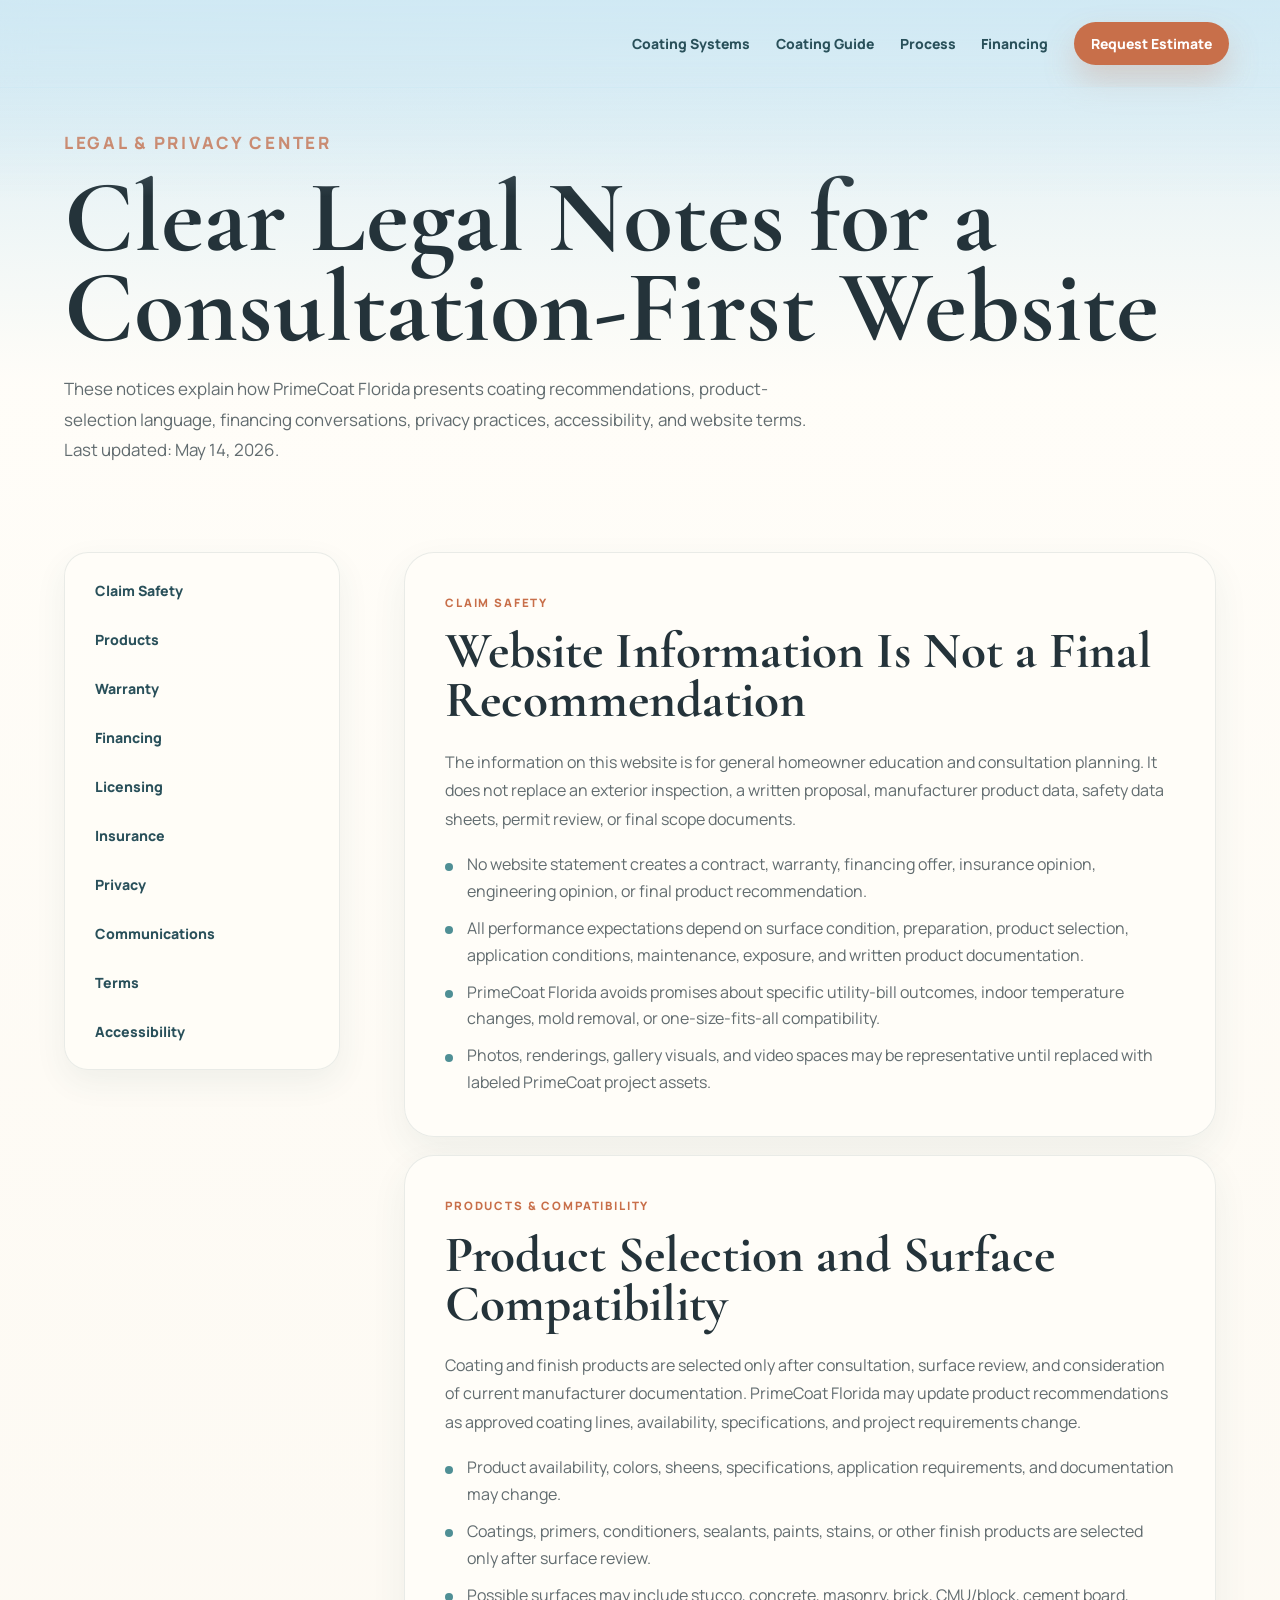
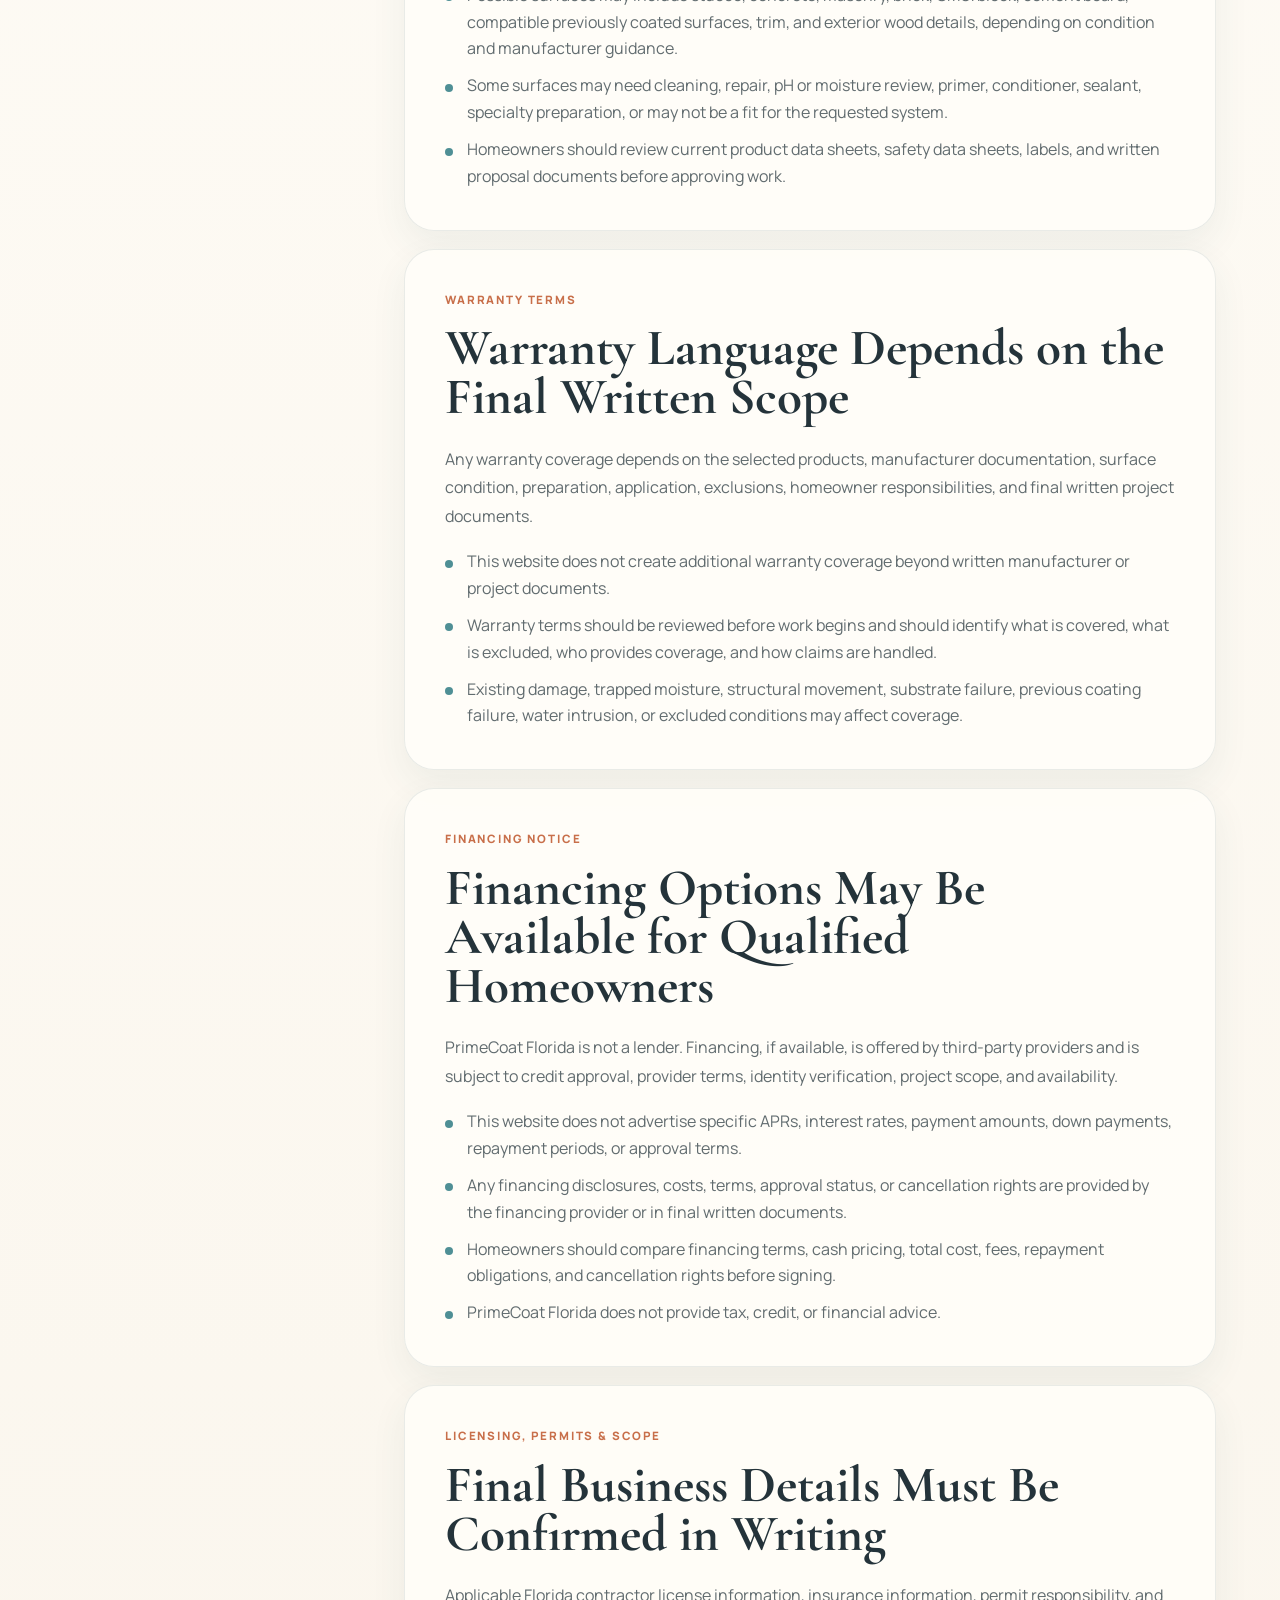
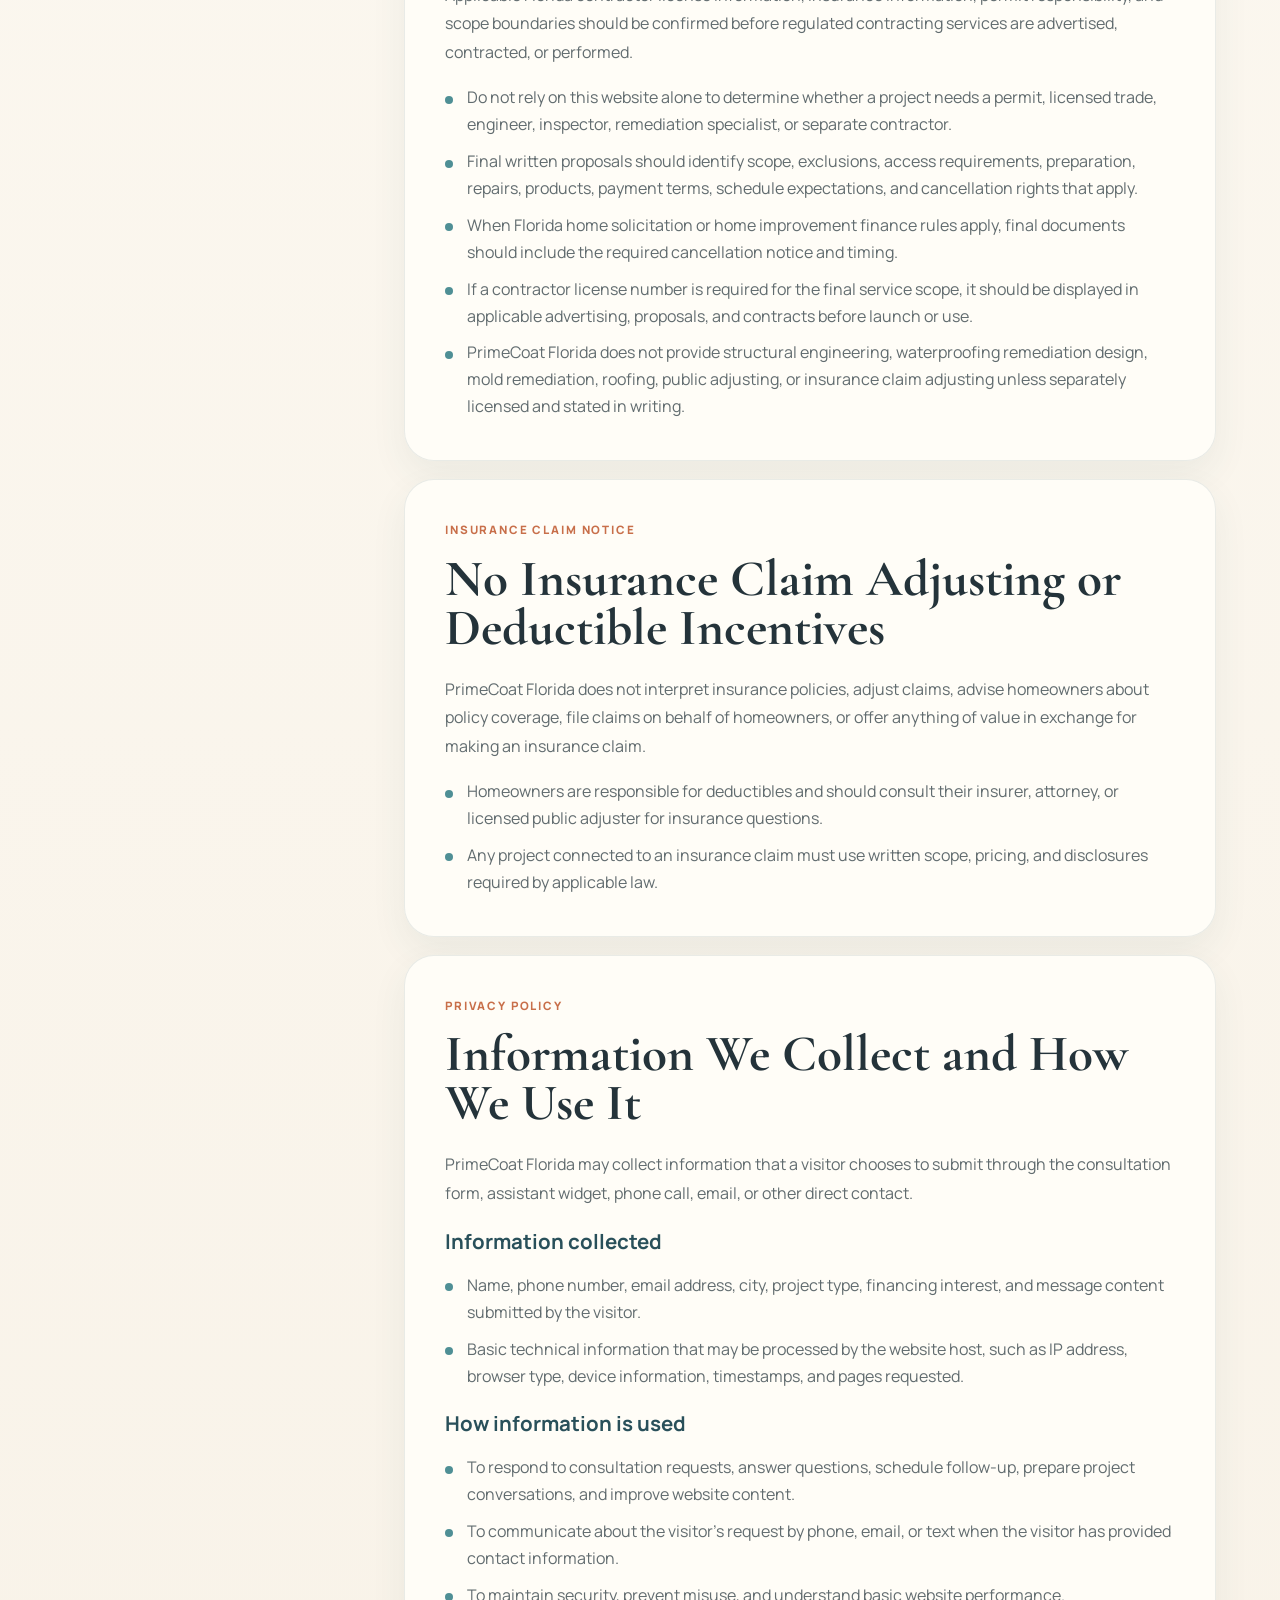
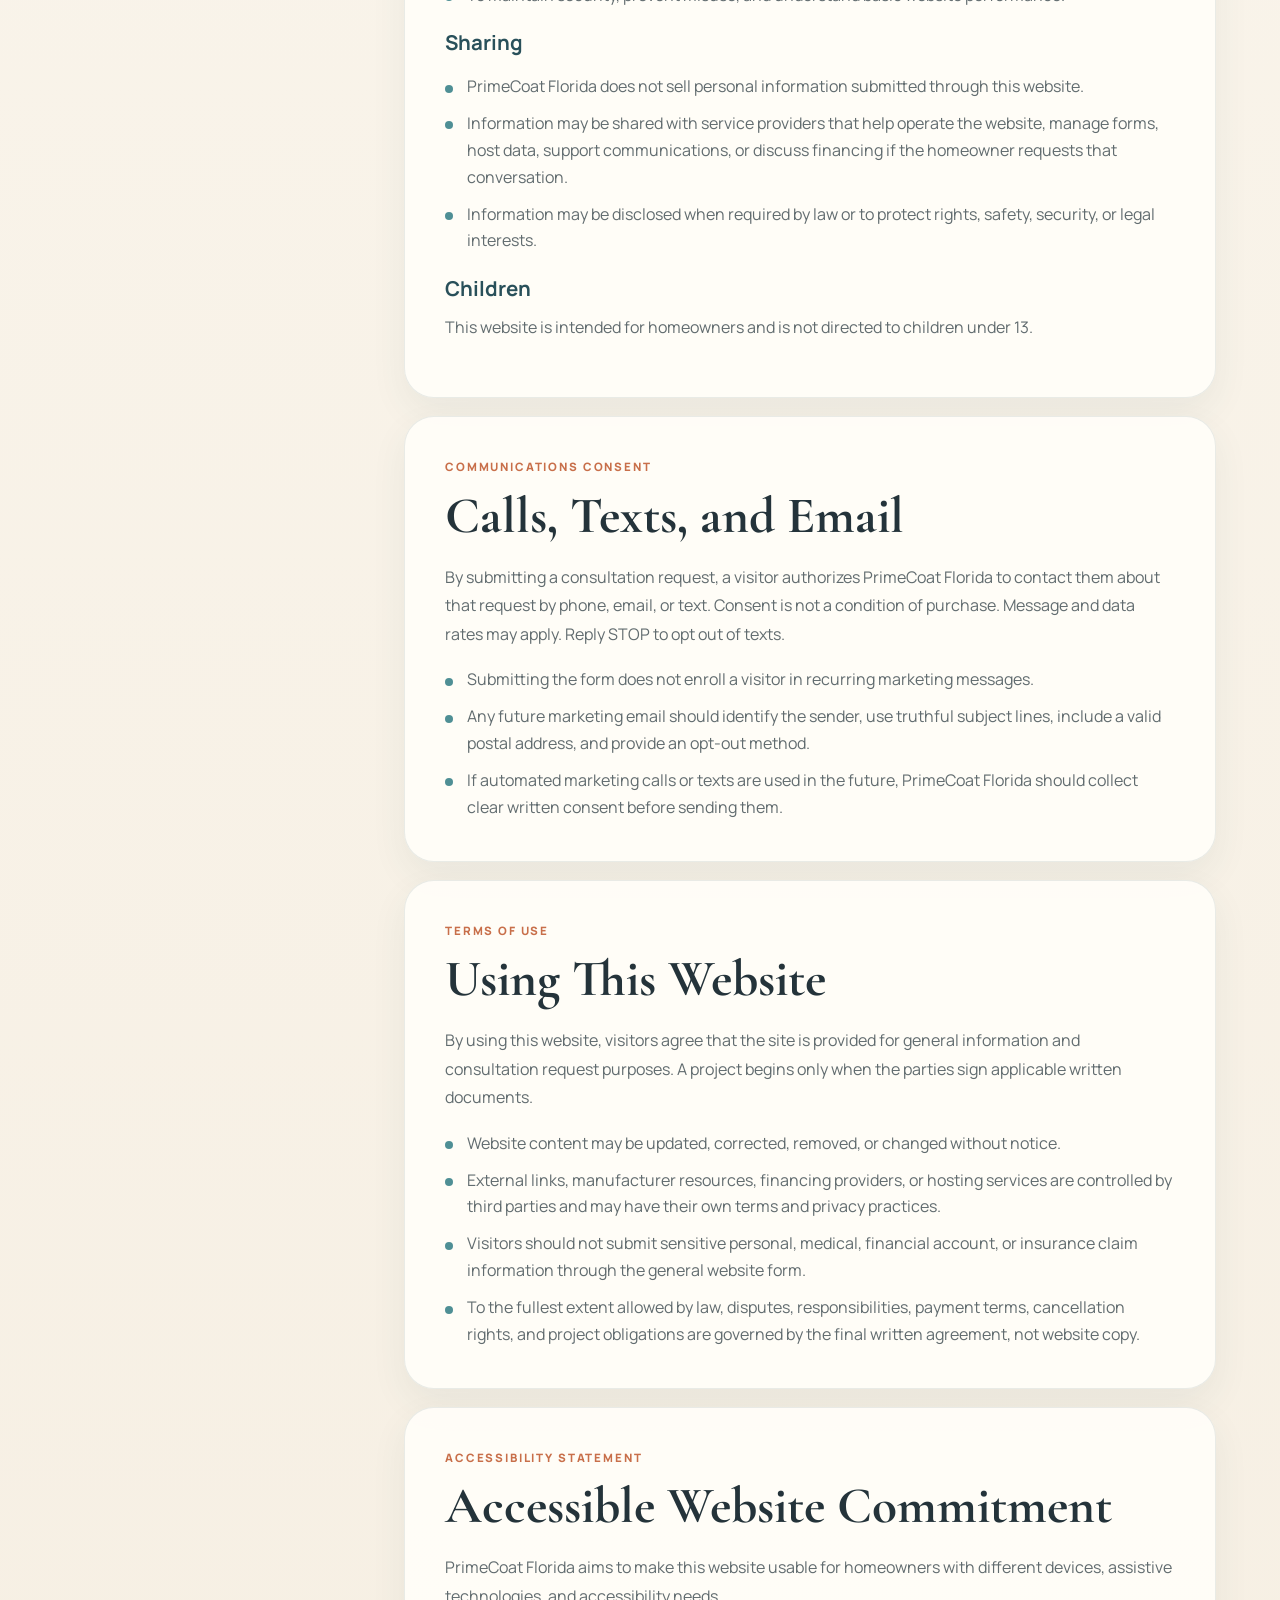
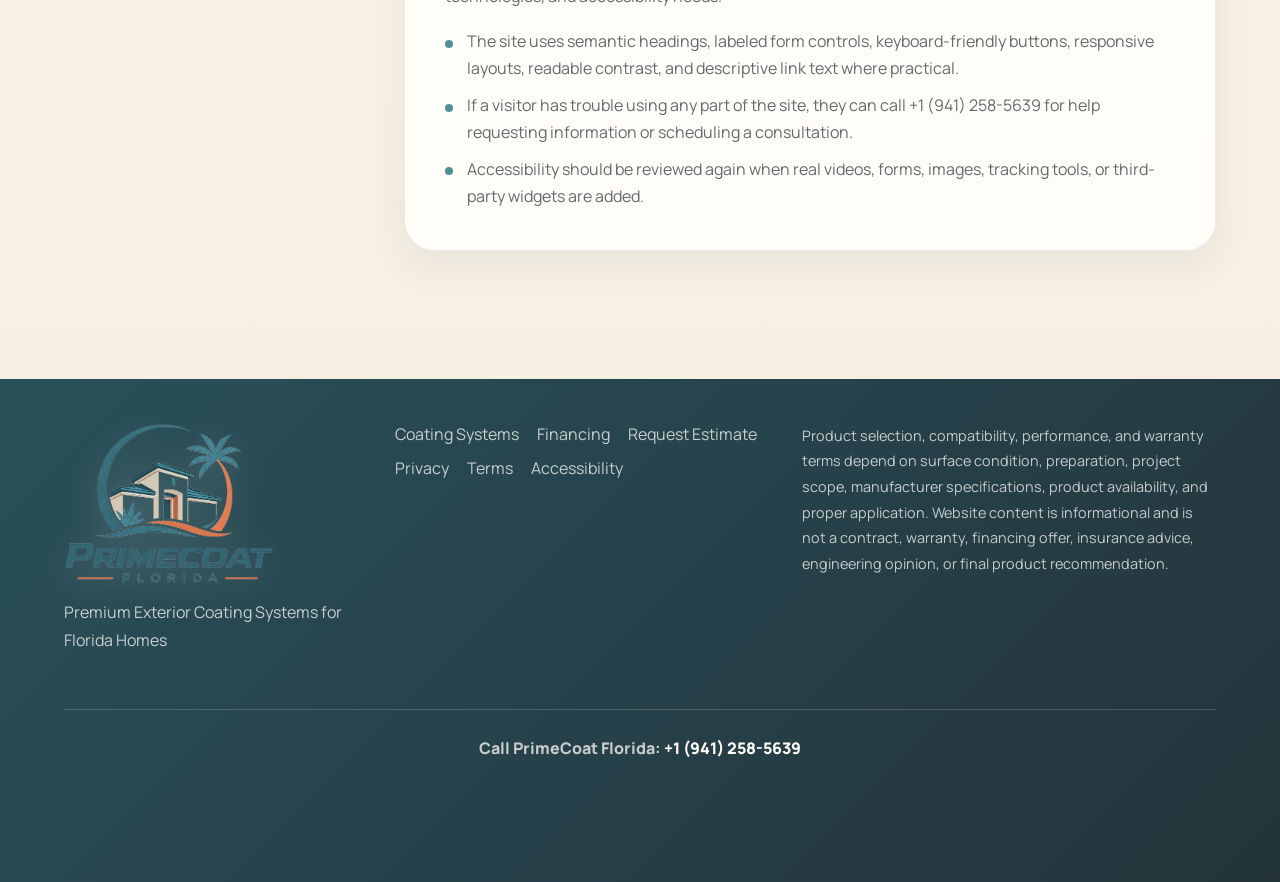
<file: legal.html>
<!doctype html>
<html lang="en">
  <head>
    <meta charset="UTF-8" />
    <meta name="viewport" content="width=device-width, initial-scale=1.0" />
    <meta
      name="description"
      content="PrimeCoat Florida legal notices, privacy policy, terms, accessibility statement, financing notices, and product claim disclaimers."
    />
    <title>Legal & Privacy Center | PrimeCoat Florida</title>
    <link rel="preconnect" href="https://fonts.googleapis.com" />
    <link rel="preconnect" href="https://fonts.gstatic.com" crossorigin />
    <link
      href="https://fonts.googleapis.com/css2?family=Cormorant+Garamond:wght@500;600;700&family=Manrope:wght@400;500;600;700;800&display=swap"
      rel="stylesheet"
    />
    <link rel="stylesheet" href="styles.css" />
  </head>
  <body>
    <header class="site-header" data-header>
      <button class="nav-toggle" type="button" aria-label="Open navigation" data-nav-toggle>
        <span></span>
        <span></span>
      </button>
      <nav class="site-nav" data-nav>
        <a href="index.html#systems">Coating Systems</a>
        <a href="index.html#learning">Coating Guide</a>
        <a href="index.html#application">Process</a>
        <a href="index.html#financing">Financing</a>
        <a class="nav-cta" href="index.html#consultation">Request Estimate</a>
      </nav>
    </header>

    <main class="legal-main">
      <section class="legal-hero">
        <p class="section-label">Legal &amp; Privacy Center</p>
        <h1>Clear Legal Notes for a Consultation-First Website</h1>
        <p>
          These notices explain how PrimeCoat Florida presents coating recommendations, product-selection language,
          financing conversations, privacy practices, accessibility, and website terms. Last updated: May 14, 2026.
        </p>
      </section>

      <section class="legal-content">
        <nav class="legal-nav" aria-label="Legal page sections">
          <a href="#claim-safety">Claim Safety</a>
          <a href="#products">Products</a>
          <a href="#warranty">Warranty</a>
          <a href="#financing-notice">Financing</a>
          <a href="#licensing">Licensing</a>
          <a href="#insurance">Insurance</a>
          <a href="#privacy">Privacy</a>
          <a href="#communications">Communications</a>
          <a href="#terms">Terms</a>
          <a href="#accessibility">Accessibility</a>
        </nav>

        <div class="legal-stack">
          <article class="legal-card" id="claim-safety">
            <p class="section-label">Claim Safety</p>
            <h2>Website Information Is Not a Final Recommendation</h2>
            <p>
              The information on this website is for general homeowner education and consultation planning. It does
              not replace an exterior inspection, a written proposal, manufacturer product data, safety data sheets,
              permit review, or final scope documents.
            </p>
            <ul>
              <li>No website statement creates a contract, warranty, financing offer, insurance opinion, engineering opinion, or final product recommendation.</li>
              <li>All performance expectations depend on surface condition, preparation, product selection, application conditions, maintenance, exposure, and written product documentation.</li>
              <li>PrimeCoat Florida avoids promises about specific utility-bill outcomes, indoor temperature changes, mold removal, or one-size-fits-all compatibility.</li>
              <li>Photos, renderings, gallery visuals, and video spaces may be representative until replaced with labeled PrimeCoat project assets.</li>
            </ul>
          </article>

          <article class="legal-card" id="products">
            <p class="section-label">Products &amp; Compatibility</p>
            <h2>Product Selection and Surface Compatibility</h2>
            <p>
              Coating and finish products are selected only after consultation, surface review, and consideration of
              current manufacturer documentation. PrimeCoat Florida may update product recommendations as approved
              coating lines, availability, specifications, and project requirements change.
            </p>
            <ul>
              <li>Product availability, colors, sheens, specifications, application requirements, and documentation may change.</li>
              <li>Coatings, primers, conditioners, sealants, paints, stains, or other finish products are selected only after surface review.</li>
              <li>Possible surfaces may include stucco, concrete, masonry, brick, CMU/block, cement board, compatible previously coated surfaces, trim, and exterior wood details, depending on condition and manufacturer guidance.</li>
              <li>Some surfaces may need cleaning, repair, pH or moisture review, primer, conditioner, sealant, specialty preparation, or may not be a fit for the requested system.</li>
              <li>Homeowners should review current product data sheets, safety data sheets, labels, and written proposal documents before approving work.</li>
            </ul>
          </article>

          <article class="legal-card" id="warranty">
            <p class="section-label">Warranty Terms</p>
            <h2>Warranty Language Depends on the Final Written Scope</h2>
            <p>
              Any warranty coverage depends on the selected products, manufacturer documentation, surface condition,
              preparation, application, exclusions, homeowner responsibilities, and final written project documents.
            </p>
            <ul>
              <li>This website does not create additional warranty coverage beyond written manufacturer or project documents.</li>
              <li>Warranty terms should be reviewed before work begins and should identify what is covered, what is excluded, who provides coverage, and how claims are handled.</li>
              <li>Existing damage, trapped moisture, structural movement, substrate failure, previous coating failure, water intrusion, or excluded conditions may affect coverage.</li>
            </ul>
          </article>

          <article class="legal-card" id="financing-notice">
            <p class="section-label">Financing Notice</p>
            <h2>Financing Options May Be Available for Qualified Homeowners</h2>
            <p>
              PrimeCoat Florida is not a lender. Financing, if available, is offered by third-party providers and is
              subject to credit approval, provider terms, identity verification, project scope, and availability.
            </p>
            <ul>
              <li>This website does not advertise specific APRs, interest rates, payment amounts, down payments, repayment periods, or approval terms.</li>
              <li>Any financing disclosures, costs, terms, approval status, or cancellation rights are provided by the financing provider or in final written documents.</li>
              <li>Homeowners should compare financing terms, cash pricing, total cost, fees, repayment obligations, and cancellation rights before signing.</li>
              <li>PrimeCoat Florida does not provide tax, credit, or financial advice.</li>
            </ul>
          </article>

          <article class="legal-card" id="licensing">
            <p class="section-label">Licensing, Permits &amp; Scope</p>
            <h2>Final Business Details Must Be Confirmed in Writing</h2>
            <p>
              Applicable Florida contractor license information, insurance information, permit responsibility, and
              scope boundaries should be confirmed before regulated contracting services are advertised, contracted,
              or performed.
            </p>
            <ul>
              <li>Do not rely on this website alone to determine whether a project needs a permit, licensed trade, engineer, inspector, remediation specialist, or separate contractor.</li>
              <li>Final written proposals should identify scope, exclusions, access requirements, preparation, repairs, products, payment terms, schedule expectations, and cancellation rights that apply.</li>
              <li>When Florida home solicitation or home improvement finance rules apply, final documents should include the required cancellation notice and timing.</li>
              <li>If a contractor license number is required for the final service scope, it should be displayed in applicable advertising, proposals, and contracts before launch or use.</li>
              <li>PrimeCoat Florida does not provide structural engineering, waterproofing remediation design, mold remediation, roofing, public adjusting, or insurance claim adjusting unless separately licensed and stated in writing.</li>
            </ul>
          </article>

          <article class="legal-card" id="insurance">
            <p class="section-label">Insurance Claim Notice</p>
            <h2>No Insurance Claim Adjusting or Deductible Incentives</h2>
            <p>
              PrimeCoat Florida does not interpret insurance policies, adjust claims, advise homeowners about policy
              coverage, file claims on behalf of homeowners, or offer anything of value in exchange for making an
              insurance claim.
            </p>
            <ul>
              <li>Homeowners are responsible for deductibles and should consult their insurer, attorney, or licensed public adjuster for insurance questions.</li>
              <li>Any project connected to an insurance claim must use written scope, pricing, and disclosures required by applicable law.</li>
            </ul>
          </article>

          <article class="legal-card" id="privacy">
            <p class="section-label">Privacy Policy</p>
            <h2>Information We Collect and How We Use It</h2>
            <p>
              PrimeCoat Florida may collect information that a visitor chooses to submit through the consultation form,
              assistant widget, phone call, email, or other direct contact.
            </p>
            <h3>Information collected</h3>
            <ul>
              <li>Name, phone number, email address, city, project type, financing interest, and message content submitted by the visitor.</li>
              <li>Basic technical information that may be processed by the website host, such as IP address, browser type, device information, timestamps, and pages requested.</li>
            </ul>
            <h3>How information is used</h3>
            <ul>
              <li>To respond to consultation requests, answer questions, schedule follow-up, prepare project conversations, and improve website content.</li>
              <li>To communicate about the visitor's request by phone, email, or text when the visitor has provided contact information.</li>
              <li>To maintain security, prevent misuse, and understand basic website performance.</li>
            </ul>
            <h3>Sharing</h3>
            <ul>
              <li>PrimeCoat Florida does not sell personal information submitted through this website.</li>
              <li>Information may be shared with service providers that help operate the website, manage forms, host data, support communications, or discuss financing if the homeowner requests that conversation.</li>
              <li>Information may be disclosed when required by law or to protect rights, safety, security, or legal interests.</li>
            </ul>
            <h3>Children</h3>
            <p>This website is intended for homeowners and is not directed to children under 13.</p>
          </article>

          <article class="legal-card" id="communications">
            <p class="section-label">Communications Consent</p>
            <h2>Calls, Texts, and Email</h2>
            <p>
              By submitting a consultation request, a visitor authorizes PrimeCoat Florida to contact them about that
              request by phone, email, or text. Consent is not a condition of purchase. Message and data rates may
              apply. Reply STOP to opt out of texts.
            </p>
            <ul>
              <li>Submitting the form does not enroll a visitor in recurring marketing messages.</li>
              <li>Any future marketing email should identify the sender, use truthful subject lines, include a valid postal address, and provide an opt-out method.</li>
              <li>If automated marketing calls or texts are used in the future, PrimeCoat Florida should collect clear written consent before sending them.</li>
            </ul>
          </article>

          <article class="legal-card" id="terms">
            <p class="section-label">Terms of Use</p>
            <h2>Using This Website</h2>
            <p>
              By using this website, visitors agree that the site is provided for general information and consultation
              request purposes. A project begins only when the parties sign applicable written documents.
            </p>
            <ul>
              <li>Website content may be updated, corrected, removed, or changed without notice.</li>
              <li>External links, manufacturer resources, financing providers, or hosting services are controlled by third parties and may have their own terms and privacy practices.</li>
              <li>Visitors should not submit sensitive personal, medical, financial account, or insurance claim information through the general website form.</li>
              <li>To the fullest extent allowed by law, disputes, responsibilities, payment terms, cancellation rights, and project obligations are governed by the final written agreement, not website copy.</li>
            </ul>
          </article>

          <article class="legal-card" id="accessibility">
            <p class="section-label">Accessibility Statement</p>
            <h2>Accessible Website Commitment</h2>
            <p>
              PrimeCoat Florida aims to make this website usable for homeowners with different devices, assistive
              technologies, and accessibility needs.
            </p>
            <ul>
              <li>The site uses semantic headings, labeled form controls, keyboard-friendly buttons, responsive layouts, readable contrast, and descriptive link text where practical.</li>
              <li>If a visitor has trouble using any part of the site, they can call <a href="tel:+19412585639">+1 (941) 258-5639</a> for help requesting information or scheduling a consultation.</li>
              <li>Accessibility should be reviewed again when real videos, forms, images, tracking tools, or third-party widgets are added.</li>
            </ul>
          </article>
        </div>
      </section>
    </main>

    <footer class="site-footer">
      <div>
        <img class="footer-logo" src="assets/primecoat-florida-logo-coastal.png" alt="PrimeCoat Florida" />
        <p>Premium Exterior Coating Systems for Florida Homes</p>
      </div>
      <nav aria-label="Footer navigation">
        <a href="index.html#systems">Coating Systems</a>
        <a href="index.html#financing">Financing</a>
        <a href="index.html#consultation">Request Estimate</a>
        <a href="#privacy">Privacy</a>
        <a href="#terms">Terms</a>
        <a href="#accessibility">Accessibility</a>
      </nav>
      <p class="footer-disclaimer">
        Product selection, compatibility, performance, and warranty terms depend on surface condition, preparation,
        project scope, manufacturer specifications, product availability, and proper application. Website content is
        informational and is not a contract, warranty, financing offer, insurance advice, engineering opinion, or final
        product recommendation.
      </p>
      <p class="footer-phone">
        Call PrimeCoat Florida: <a href="tel:+19412585639">+1 (941) 258-5639</a>
      </p>
    </footer>

    <script>
      const header = document.querySelector("[data-header]");
      const nav = document.querySelector("[data-nav]");
      const navToggle = document.querySelector("[data-nav-toggle]");

      function setHeaderState() {
        header.classList.toggle("is-scrolled", window.scrollY > 12);
      }

      window.addEventListener("scroll", setHeaderState, { passive: true });
      setHeaderState();

      navToggle.addEventListener("click", () => {
        nav.classList.toggle("is-open");
      });

      nav.addEventListener("click", (event) => {
        if (event.target.matches("a")) {
          nav.classList.remove("is-open");
        }
      });
    </script>
  </body>
</html>
</file>
<file: styles.css>
:root {
  --background-ivory: #f6efe3;
  --soft-warm-white: #fffdf8;
  --coastal-charcoal: #29505a;
  --palm-slate: #4f8f95;
  --muted-cypress: #8fc7d6;
  --limestone: #d9c7aa;
  --sand-mist: #f6efe3;
  --terracotta: #c86f4a;
  --espresso: #24333a;
  --muted-text: rgba(36, 51, 58, 0.72);
  --sky: #cfe8f3;
  --sea-glass: #8fc7d6;
  --deep-ocean: #29505a;
  --tropical-leaf: #7fa27c;
  --line: rgba(41, 80, 90, 0.14);
  --shadow-soft: 0 24px 70px rgba(41, 80, 90, 0.12);
  --shadow-card: 0 16px 44px rgba(41, 80, 90, 0.1);
}

* {
  box-sizing: border-box;
}

html {
  scroll-behavior: smooth;
}

body {
  margin: 0;
  overflow-x: hidden;
  color: var(--espresso);
  background:
    linear-gradient(180deg, rgba(207, 232, 243, 0.72) 0, rgba(255, 253, 248, 0.92) 28rem, var(--background-ivory) 58rem),
    linear-gradient(115deg, rgba(143, 199, 214, 0.32), transparent 44rem);
  font-family: "Manrope", Arial, sans-serif;
}

a {
  color: inherit;
  text-decoration: none;
}

button,
input,
select,
textarea {
  font: inherit;
}

img {
  display: block;
  max-width: 100%;
}

.site-header {
  position: fixed;
  top: 0;
  left: 0;
  right: 0;
  z-index: 50;
  display: flex;
  align-items: center;
  justify-content: flex-end;
  gap: 22px;
  padding: 22px clamp(18px, 4vw, 58px);
  color: var(--espresso);
  background:
    linear-gradient(180deg, rgba(207, 232, 243, 0.8), rgba(207, 232, 243, 0.56) 70%, rgba(207, 232, 243, 0.5));
  border-bottom: 1px solid transparent;
  backdrop-filter: blur(16px);
  transition: box-shadow 220ms ease, border-color 220ms ease, background 220ms ease;
}

.site-header::after {
  content: "";
  position: absolute;
  left: 0;
  right: 0;
  bottom: -110px;
  height: 110px;
  pointer-events: none;
  background: linear-gradient(180deg, rgba(207, 232, 243, 0.5), rgba(207, 232, 243, 0));
}

.site-header.is-scrolled {
  background:
    linear-gradient(180deg, rgba(207, 232, 243, 0.94), rgba(255, 253, 248, 0.86) 72%, rgba(255, 253, 248, 0.28));
  border-color: transparent;
  box-shadow: 0 14px 34px rgba(41, 80, 90, 0.08);
}

.site-header.is-scrolled::after {
  background: linear-gradient(180deg, rgba(255, 253, 248, 0.28), rgba(255, 253, 248, 0));
}

.site-nav,
.hero-actions,
.final-actions {
  display: flex;
  align-items: center;
}

.site-nav {
  gap: clamp(12px, 2vw, 26px);
  color: var(--deep-ocean);
  font-size: 0.87rem;
  font-weight: 800;
}

.site-nav a:not(.nav-cta) {
  position: relative;
  padding: 6px 0;
}

.site-nav a:not(.nav-cta)::after {
  content: "";
  position: absolute;
  left: 0;
  bottom: 0;
  width: 100%;
  height: 1px;
  background: var(--terracotta);
  transform: scaleX(0);
  transform-origin: left;
  transition: transform 180ms ease;
}

.site-nav a:hover::after {
  transform: scaleX(1);
}

.nav-cta,
.button.primary {
  color: white;
  background: var(--terracotta);
  box-shadow: 0 16px 32px rgba(200, 111, 74, 0.25);
}

.nav-cta {
  padding: 12px 17px;
  border-radius: 999px;
}

.nav-toggle {
  display: none;
  width: 46px;
  height: 46px;
  border: 1px solid var(--line);
  border-radius: 50%;
  color: var(--coastal-charcoal);
  background: linear-gradient(135deg, var(--soft-warm-white), rgba(207, 232, 243, 0.7));
}

.nav-toggle span {
  display: block;
  width: 18px;
  height: 2px;
  margin: 5px auto;
  background: currentColor;
}

.hero {
  display: grid;
  grid-template-columns: minmax(0, 0.88fr) minmax(420px, 1.12fr);
  gap: clamp(34px, 6vw, 82px);
  align-items: start;
  min-height: 100svh;
  padding: clamp(86px, 8vw, 118px) clamp(18px, 5vw, 74px) clamp(76px, 9vw, 118px);
  background:
    linear-gradient(118deg, rgba(255, 253, 248, 0.78) 0%, rgba(207, 232, 243, 0.76) 54%, rgba(246, 239, 227, 0.8) 100%),
    linear-gradient(180deg, rgba(143, 199, 214, 0.4), transparent 70%);
}

.hero-copy {
  max-width: 680px;
}

.hero-brand-logo {
  width: min(100%, 600px);
  margin: clamp(-24px, -1.7vw, -12px) 0 clamp(40px, 5vw, 68px) -2%;
  filter: drop-shadow(0 24px 42px rgba(41, 80, 90, 0.1));
  position: relative;
  z-index: 2;
}

.hero-brand-logo img {
  width: 100%;
  height: auto;
}

.section-label {
  margin: 0 0 14px;
  color: var(--terracotta);
  font-size: 0.72rem;
  font-weight: 800;
  letter-spacing: 0.16em;
  text-transform: uppercase;
}

h1,
h2,
h3,
p {
  margin-top: 0;
}

h1,
h2 {
  font-family: "Cormorant Garamond", Georgia, serif;
  color: var(--espresso);
  letter-spacing: 0;
}

h1 {
  margin-bottom: 22px;
  font-size: clamp(4.1rem, 8vw, 8.2rem);
  line-height: 0.88;
}

h2 {
  margin-bottom: 22px;
  font-size: clamp(2.8rem, 5.4vw, 6rem);
  line-height: 0.96;
}

h3 {
  margin-bottom: 12px;
  color: var(--coastal-charcoal);
  font-size: clamp(1.05rem, 1.6vw, 1.38rem);
  line-height: 1.2;
}

p {
  color: var(--muted-text);
  line-height: 1.78;
}

.hero-text {
  max-width: 640px;
  font-size: clamp(1.05rem, 1.55vw, 1.28rem);
}

.hero-actions {
  flex-wrap: wrap;
  gap: 14px;
  margin-top: 32px;
}

.button {
  display: inline-flex;
  min-height: 54px;
  align-items: center;
  justify-content: center;
  padding: 15px 22px;
  border: 1px solid transparent;
  border-radius: 999px;
  font-weight: 800;
  line-height: 1.1;
  overflow-wrap: anywhere;
  text-align: center;
  white-space: normal;
  transition: transform 180ms ease, box-shadow 180ms ease, background 180ms ease;
}

.button:hover,
.nav-cta:hover,
.assistant-toggle:hover {
  transform: translateY(-2px);
}

.button.secondary {
  color: var(--coastal-charcoal);
  border-color: rgba(79, 143, 149, 0.26);
  background: rgba(255, 253, 248, 0.82);
}

.button.secondary.dark {
  color: var(--deep-ocean);
  border-color: rgba(79, 143, 149, 0.32);
  background: rgba(255, 253, 248, 0.82);
}

.trust-line {
  display: flex;
  flex-wrap: wrap;
  align-items: center;
  gap: 10px;
  margin: 28px 0 0;
  color: var(--palm-slate);
  font-size: 0.9rem;
  font-weight: 800;
}

.trust-line span {
  width: 4px;
  height: 4px;
  border-radius: 50%;
  background: var(--terracotta);
}

.hero-visual {
  position: relative;
  min-height: 640px;
  margin-top: clamp(42px, 6vw, 86px);
}

.hero-visual::before {
  content: "";
  position: absolute;
  inset: 7% -6% 3% 8%;
  border-radius: 42px;
  background:
    linear-gradient(145deg, rgba(143, 199, 214, 0.82), rgba(207, 232, 243, 0.88) 48%, rgba(217, 199, 170, 0.72));
}

.hero-image-card {
  position: absolute;
  inset: 0 5% 8% 0;
  overflow: hidden;
  border: 12px solid rgba(255, 253, 248, 0.9);
  border-radius: 38px;
  box-shadow: 0 28px 72px rgba(41, 80, 90, 0.18);
}

.hero-image-card::after {
  content: "";
  position: absolute;
  inset: 0;
  background: linear-gradient(180deg, rgba(255, 253, 248, 0.04), rgba(143, 199, 214, 0.16));
  pointer-events: none;
}

.hero-image-card img {
  width: 100%;
  height: 100%;
  object-fit: cover;
}

.float-card {
  position: absolute;
  max-width: 260px;
  padding: 18px 20px;
  border: 1px solid rgba(207, 232, 243, 0.72);
  border-radius: 22px;
  color: var(--coastal-charcoal);
  background: rgba(255, 253, 248, 0.92);
  box-shadow: 0 16px 42px rgba(41, 80, 90, 0.14);
  backdrop-filter: blur(14px);
  font-weight: 800;
  line-height: 1.35;
}

.finance-note {
  right: 0;
  bottom: 18%;
}

.surface-note {
  left: -3%;
  bottom: 5%;
}

.positioning-strip {
  display: grid;
  grid-template-columns: repeat(4, minmax(0, 1fr));
  gap: 1px;
  margin: 0 clamp(18px, 5vw, 74px);
  overflow: hidden;
  border: 1px solid var(--line);
  border-radius: 28px;
  background: var(--line);
  box-shadow: 0 16px 44px rgba(41, 80, 90, 0.11);
}

.positioning-strip article {
  display: flex;
  min-height: 104px;
  align-items: center;
  gap: 14px;
  padding: 22px;
  background: linear-gradient(135deg, rgba(255, 253, 248, 0.92), rgba(207, 232, 243, 0.32));
}

.positioning-strip span {
  width: 28px;
  height: 2px;
  background: var(--palm-slate);
}

.section {
  padding: clamp(82px, 11vw, 150px) clamp(18px, 5vw, 74px);
}

.section-intro {
  max-width: 920px;
  margin-bottom: clamp(34px, 5vw, 64px);
}

.section-intro.compact {
  max-width: 760px;
}

.section-intro p,
.systems-copy p,
.form-copy p {
  max-width: 710px;
  font-size: 1.04rem;
}

.difference-grid {
  display: grid;
  grid-template-columns: repeat(3, minmax(0, 1fr));
  gap: 22px;
}

.premium-card {
  min-height: 270px;
  padding: 30px;
  border: 1px solid rgba(41, 80, 90, 0.1);
  border-radius: 28px;
  background: linear-gradient(160deg, rgba(255, 253, 248, 0.94), rgba(207, 232, 243, 0.24));
  box-shadow: 0 12px 30px rgba(41, 80, 90, 0.08);
}

.premium-card.elevated {
  transform: translateY(-18px);
  background: linear-gradient(160deg, white, rgba(143, 199, 214, 0.24));
  box-shadow: 0 24px 70px rgba(41, 80, 90, 0.14);
}

.systems {
  display: grid;
  grid-template-columns: minmax(0, 0.95fr) minmax(360px, 0.8fr);
  gap: clamp(34px, 7vw, 94px);
  align-items: center;
  background:
    linear-gradient(120deg, rgba(255, 253, 248, 0.96), rgba(207, 232, 243, 0.42) 58%, rgba(246, 239, 227, 0.82)),
    linear-gradient(180deg, rgba(143, 199, 214, 0.16), transparent);
}

.systems-copy .button {
  margin-top: 16px;
}

.surface-stack {
  display: grid;
  gap: 14px;
  transform: rotate(-1deg);
}

.surface-stack article {
  padding: 22px 26px;
  border: 1px solid rgba(41, 80, 90, 0.13);
  border-radius: 24px;
  color: var(--coastal-charcoal);
  background: rgba(255, 253, 248, 0.9);
  box-shadow: 0 16px 44px rgba(41, 80, 90, 0.12);
  font-family: "Cormorant Garamond", Georgia, serif;
  font-size: clamp(1.8rem, 3vw, 3rem);
  font-weight: 700;
}

.surface-stack article:nth-child(even) {
  margin-left: 34px;
  background: rgba(207, 232, 243, 0.46);
}

.system-strategy {
  background:
    linear-gradient(180deg, var(--soft-warm-white), rgba(207, 232, 243, 0.34) 55%, var(--background-ivory));
}

.system-grid {
  display: grid;
  grid-template-columns: repeat(4, minmax(0, 1fr));
  gap: 18px;
}

.system-grid article {
  min-height: 280px;
  padding: 26px;
  border: 1px solid rgba(41, 80, 90, 0.11);
  border-radius: 28px;
  background: linear-gradient(180deg, rgba(255, 253, 248, 0.94), rgba(207, 232, 243, 0.18));
  box-shadow: 0 12px 32px rgba(41, 80, 90, 0.07);
}

.system-grid span,
.mini-label {
  display: inline-flex;
  margin-bottom: 16px;
  color: var(--terracotta);
  font-size: 0.72rem;
  font-weight: 900;
  letter-spacing: 0.12em;
  text-transform: uppercase;
}

.strategy-note {
  display: flex;
  gap: 14px;
  align-items: flex-start;
  margin-top: 22px;
  padding: 20px 24px;
  border: 1px solid rgba(41, 80, 90, 0.12);
  border-radius: 24px;
  color: var(--muted-text);
  background: rgba(255, 253, 248, 0.9);
  box-shadow: 0 10px 28px rgba(41, 80, 90, 0.06);
}

.strategy-note strong {
  flex: 0 0 auto;
  color: var(--coastal-charcoal);
}

.learning {
  background:
    linear-gradient(180deg, rgba(207, 232, 243, 0.42), var(--soft-warm-white) 46%, var(--background-ivory));
}

.learning-layout {
  display: grid;
  grid-template-columns: minmax(320px, 0.86fr) minmax(0, 1.14fr);
  gap: clamp(24px, 5vw, 58px);
  align-items: stretch;
}

.learning-feature {
  display: flex;
  min-height: 100%;
  flex-direction: column;
  justify-content: space-between;
  padding: clamp(28px, 4vw, 48px);
  border: 1px solid rgba(41, 80, 90, 0.12);
  border-radius: 34px;
  background:
    linear-gradient(145deg, rgba(255, 253, 248, 0.98), rgba(207, 232, 243, 0.5) 62%, rgba(217, 199, 170, 0.46));
  box-shadow: 0 24px 70px rgba(41, 80, 90, 0.13);
}

.learning-feature .button {
  align-self: flex-start;
  margin-top: 22px;
}

.learning-grid,
.performance-grid,
.video-grid,
.faq-list {
  display: grid;
  gap: 18px;
}

.learning-grid {
  grid-template-columns: repeat(2, minmax(0, 1fr));
}

.learning-grid article,
.performance-grid article {
  padding: 26px;
  border: 1px solid rgba(41, 80, 90, 0.1);
  border-radius: 28px;
  background: linear-gradient(180deg, rgba(255, 253, 248, 0.94), rgba(207, 232, 243, 0.18));
  box-shadow: 0 12px 32px rgba(41, 80, 90, 0.07);
}

.learning-grid span,
.performance-grid span,
.process-step span {
  color: var(--terracotta);
  font-size: 0.76rem;
  font-weight: 900;
  letter-spacing: 0.08em;
  text-transform: uppercase;
}

.exposure {
  background:
    linear-gradient(180deg, var(--soft-warm-white), rgba(207, 232, 243, 0.34) 58%, var(--background-ivory));
}

.exposure-shell {
  display: block;
}

.round-control {
  width: 52px;
  height: 52px;
  border: 1px solid var(--line);
  border-radius: 50%;
  color: var(--coastal-charcoal);
  background: linear-gradient(135deg, var(--soft-warm-white), rgba(143, 199, 214, 0.36));
  font-size: 1.25rem;
  cursor: pointer;
}

.exposure-track {
  display: grid;
  grid-template-columns: repeat(3, minmax(0, 1fr));
  gap: 18px;
  overflow: visible;
}

.exposure-card {
  min-height: 290px;
  padding: 28px;
  border: 1px solid rgba(41, 80, 90, 0.1);
  border-radius: 28px;
  color: inherit;
  background: linear-gradient(160deg, var(--soft-warm-white), rgba(207, 232, 243, 0.48));
  box-shadow: 0 14px 36px rgba(41, 80, 90, 0.08);
  cursor: pointer;
  text-align: left;
  transition: transform 220ms ease, box-shadow 220ms ease, border-color 220ms ease;
}

.exposure-card:hover,
.exposure-card:focus-visible,
.exposure-card.is-active {
  transform: translateY(-8px);
  border-color: rgba(200, 111, 74, 0.34);
  background: linear-gradient(160deg, var(--soft-warm-white), rgba(207, 232, 243, 0.48));
  box-shadow: 0 24px 70px rgba(41, 80, 90, 0.13);
}

.exposure-card span {
  display: inline-flex;
  margin-bottom: 28px;
  padding: 7px 12px;
  border-radius: 999px;
  color: var(--deep-ocean);
  background: rgba(143, 199, 214, 0.35);
  font-size: 0.78rem;
  font-weight: 900;
}

.exposure-card strong {
  display: inline-flex;
  margin-top: 16px;
  color: var(--terracotta);
  font-size: 0.78rem;
  font-weight: 900;
}

.benefit-panel {
  position: fixed;
  inset: 0;
  z-index: 88;
  display: grid;
  justify-items: end;
  background: rgba(36, 51, 58, 0.28);
  backdrop-filter: blur(10px);
}

.benefit-panel[hidden] {
  display: none;
}

.benefit-panel-card {
  position: relative;
  width: min(720px, 58vw);
  min-height: 100%;
  padding: clamp(34px, 6vw, 72px);
  overflow-y: auto;
  border-left: 1px solid rgba(207, 232, 243, 0.8);
  background:
    linear-gradient(145deg, rgba(255, 253, 248, 0.98), rgba(207, 232, 243, 0.56) 72%, rgba(217, 199, 170, 0.34));
  box-shadow: -28px 0 70px rgba(41, 80, 90, 0.18);
}

.benefit-panel-card h3 {
  max-width: 560px;
  margin-bottom: 18px;
  font-family: "Cormorant Garamond", Georgia, serif;
  font-size: clamp(2.5rem, 5vw, 5.2rem);
  line-height: 0.96;
}

.benefit-panel-card ul {
  display: grid;
  gap: 12px;
  margin: 26px 0 32px;
  padding: 0;
  list-style: none;
}

.benefit-panel-card li {
  position: relative;
  padding-left: 22px;
  color: var(--muted-text);
  line-height: 1.7;
}

.benefit-panel-card li::before {
  content: "";
  position: absolute;
  left: 0;
  top: 0.72em;
  width: 8px;
  height: 8px;
  border-radius: 50%;
  background: var(--palm-slate);
}

.gallery {
  background:
    linear-gradient(180deg, var(--soft-warm-white), rgba(207, 232, 243, 0.36) 56%, var(--background-ivory));
}

.gallery-layout {
  display: grid;
  grid-template-columns: minmax(0, 1fr) 320px;
  gap: 24px;
  align-items: stretch;
}

.gallery-stage {
  position: relative;
  min-height: min(62vw, 640px);
  overflow: hidden;
  border: 12px solid rgba(255, 253, 248, 0.9);
  border-radius: 36px;
  background: var(--sky);
  box-shadow: 0 26px 72px rgba(41, 80, 90, 0.14);
}

.gallery-image {
  position: absolute;
  inset: 0;
  opacity: 0;
  pointer-events: none;
  transform: scale(1.02);
  transition: opacity 260ms ease, transform 520ms ease, filter 260ms ease;
  background-image: url("assets/florida-home-exterior.png");
  background-position: center;
  background-size: cover;
}

.gallery-image::before {
  content: "";
  position: absolute;
  inset: 0;
  background:
    linear-gradient(90deg, rgba(36, 51, 58, 0.42), rgba(41, 80, 90, 0.08) 62%, rgba(255, 253, 248, 0.18)),
    linear-gradient(180deg, rgba(207, 232, 243, 0.1), rgba(143, 199, 214, 0.16));
}

.gallery-image.is-active {
  opacity: 1;
  pointer-events: auto;
  transform: scale(1);
}

.gallery-image.painting {
  filter: saturate(0.88) brightness(1.05) sepia(0.08);
}

.gallery-image.wood {
  filter: sepia(0.22) saturate(0.92) brightness(1.02);
}

.gallery-image.prep {
  filter: grayscale(0.28) contrast(1.08) brightness(0.98);
}

.gallery-image.projects {
  filter: brightness(1.06) saturate(1.05);
}

.gallery-visual-copy {
  position: absolute;
  top: 34px;
  left: 34px;
  z-index: 1;
  width: min(440px, calc(100% - 68px));
  padding: 26px;
  border: 1px solid rgba(207, 232, 243, 0.46);
  border-radius: 28px;
  color: var(--soft-warm-white);
  background: rgba(41, 80, 90, 0.64);
  box-shadow: 0 20px 54px rgba(41, 80, 90, 0.2);
  backdrop-filter: blur(14px);
}

.gallery-visual-copy span {
  display: inline-flex;
  margin-bottom: 18px;
  padding: 8px 11px;
  border-radius: 999px;
  color: var(--soft-warm-white);
  background: rgba(200, 111, 74, 0.88);
  font-size: 0.72rem;
  font-weight: 900;
  letter-spacing: 0.1em;
  text-transform: uppercase;
}

.gallery-visual-copy strong {
  display: block;
  max-width: 10ch;
  color: var(--soft-warm-white);
  font-family: "Cormorant Garamond", Georgia, serif;
  font-size: clamp(2.2rem, 4vw, 4.1rem);
  line-height: 0.9;
}

.gallery-visual-copy small {
  display: block;
  margin-top: 18px;
  color: rgba(255, 253, 248, 0.82);
  font-size: 0.9rem;
  font-weight: 800;
  line-height: 1.6;
}

.gallery-caption {
  position: absolute;
  left: 24px;
  bottom: 24px;
  max-width: min(560px, calc(100% - 48px));
  padding: 18px 22px;
  border: 1px solid rgba(255, 253, 248, 0.5);
  border-radius: 22px;
  color: var(--soft-warm-white);
  background: rgba(41, 80, 90, 0.76);
  backdrop-filter: blur(12px);
  font-weight: 800;
}

.gallery-tabs {
  display: grid;
  gap: 12px;
  align-self: center;
}

.system-tabs-wrap {
  display: grid;
  gap: 18px;
  align-self: center;
}

.gallery-tabs button {
  padding: 18px 20px;
  border: 1px solid rgba(41, 80, 90, 0.12);
  border-radius: 20px;
  color: var(--coastal-charcoal);
  background: rgba(255, 253, 248, 0.88);
  cursor: pointer;
  font-weight: 800;
  text-align: left;
  transition: transform 180ms ease, background 180ms ease, border-color 180ms ease;
}

.gallery-tabs button:hover,
.gallery-tabs button.is-active,
.gallery-tabs button[aria-selected="true"] {
  transform: translateX(-6px);
  border-color: rgba(200, 111, 74, 0.5);
  background: linear-gradient(135deg, white, rgba(207, 232, 243, 0.38));
}

.system-panels {
  position: relative;
}

.system-panel {
  display: none;
  padding: 24px;
  border: 1px solid rgba(41, 80, 90, 0.11);
  border-radius: 28px;
  background: rgba(255, 253, 248, 0.94);
  box-shadow: 0 14px 36px rgba(41, 80, 90, 0.09);
}

.system-panel[hidden] {
  display: none;
}

.system-panel.is-active {
  display: block;
}

.system-panel ul {
  display: grid;
  gap: 10px;
  margin: 18px 0 0;
  padding: 0;
  list-style: none;
}

.system-panel li {
  position: relative;
  padding-left: 18px;
  color: var(--muted-text);
  line-height: 1.55;
}

.system-panel li::before {
  content: "";
  position: absolute;
  left: 0;
  top: 0.65em;
  width: 7px;
  height: 7px;
  border-radius: 50%;
  background: var(--palm-slate);
}

.performance {
  background: var(--soft-warm-white);
}

.performance-grid {
  grid-template-columns: repeat(3, minmax(0, 1fr));
}

.application {
  background:
    linear-gradient(180deg, rgba(207, 232, 243, 0.34), var(--background-ivory) 52%, var(--soft-warm-white));
}

.process-map {
  display: grid;
  grid-template-columns: repeat(3, minmax(0, 1fr));
  gap: 18px;
}

.process-step {
  min-height: 280px;
  padding: 24px;
  border: 1px solid rgba(41, 80, 90, 0.12);
  border-radius: 26px;
  color: inherit;
  background: linear-gradient(180deg, rgba(255, 253, 248, 0.94), rgba(143, 199, 214, 0.12));
  box-shadow: 0 10px 30px rgba(41, 80, 90, 0.07);
  cursor: pointer;
  text-align: left;
  transition: transform 220ms ease, box-shadow 220ms ease, border-color 220ms ease;
}

.process-step:hover,
.process-step:focus-visible,
.process-step.is-active {
  transform: translateY(-8px);
  border-color: rgba(200, 111, 74, 0.34);
  box-shadow: 0 24px 70px rgba(41, 80, 90, 0.13);
}

.process-step strong {
  display: inline-flex;
  margin-top: 16px;
  color: var(--terracotta);
  font-size: 0.78rem;
  font-weight: 900;
}

.process-panel {
  position: fixed;
  inset: 0;
  z-index: 88;
  display: grid;
  justify-items: end;
  background: rgba(36, 51, 58, 0.28);
  backdrop-filter: blur(10px);
}

.process-panel[hidden] {
  display: none;
}

.process-panel-card {
  position: relative;
  width: min(720px, 58vw);
  min-height: 100%;
  padding: clamp(34px, 6vw, 72px);
  overflow-y: auto;
  border-left: 1px solid rgba(207, 232, 243, 0.8);
  background:
    linear-gradient(145deg, rgba(255, 253, 248, 0.98), rgba(207, 232, 243, 0.56) 72%, rgba(217, 199, 170, 0.34));
  box-shadow: -28px 0 70px rgba(41, 80, 90, 0.18);
}

.process-panel-card h3 {
  max-width: 560px;
  margin-bottom: 18px;
  font-family: "Cormorant Garamond", Georgia, serif;
  font-size: clamp(2.5rem, 5vw, 5.2rem);
  line-height: 0.96;
}

.process-panel-card ul {
  display: grid;
  gap: 12px;
  margin: 26px 0 32px;
  padding: 0;
  list-style: none;
}

.process-panel-card li {
  position: relative;
  padding-left: 22px;
  color: var(--muted-text);
  line-height: 1.7;
}

.process-panel-card li::before {
  content: "";
  position: absolute;
  left: 0;
  top: 0.72em;
  width: 8px;
  height: 8px;
  border-radius: 50%;
  background: var(--palm-slate);
}

.videos {
  position: relative;
  background:
    linear-gradient(180deg, var(--soft-warm-white), rgba(207, 232, 243, 0.44) 64%, var(--background-ivory));
}

.video-grid {
  grid-template-columns: repeat(4, minmax(0, 1fr));
}

.video-card {
  min-height: 390px;
}

.video-card button {
  position: relative;
  width: 100%;
  min-height: 230px;
  overflow: hidden;
  border: 10px solid rgba(255, 253, 248, 0.86);
  border-radius: 30px;
  background:
    linear-gradient(135deg, rgba(41, 80, 90, 0.5), rgba(143, 199, 214, 0.34)),
    url("assets/florida-home-exterior.png") center/cover;
  box-shadow: 0 16px 44px rgba(41, 80, 90, 0.12);
  cursor: pointer;
}

.video-card button::before {
  content: "";
  position: absolute;
  inset: 0;
  background: linear-gradient(180deg, rgba(255, 253, 248, 0.06), rgba(41, 80, 90, 0.34));
}

.video-card button span {
  position: absolute;
  left: 50%;
  top: 50%;
  width: 66px;
  height: 66px;
  border-radius: 50%;
  background: rgba(255, 253, 248, 0.94);
  box-shadow: 0 16px 38px rgba(41, 80, 90, 0.22);
  transform: translate(-50%, -50%);
}

.video-card button span::after {
  content: "";
  position: absolute;
  left: 27px;
  top: 21px;
  border-top: 12px solid transparent;
  border-bottom: 12px solid transparent;
  border-left: 18px solid var(--terracotta);
}

.video-card h3 {
  margin-top: 20px;
}

.video-modal {
  position: fixed;
  inset: 0;
  z-index: 90;
  display: grid;
  place-items: center;
  padding: 24px;
  background: rgba(36, 51, 58, 0.44);
  backdrop-filter: blur(10px);
}

.video-modal[hidden] {
  display: none;
}

.video-modal-card {
  position: relative;
  width: min(620px, 100%);
  padding: clamp(28px, 5vw, 48px);
  border: 1px solid rgba(255, 253, 248, 0.7);
  border-radius: 34px;
  background: var(--soft-warm-white);
  box-shadow: var(--shadow-soft);
}

.modal-close {
  position: absolute;
  top: 16px;
  right: 16px;
  width: 42px;
  height: 42px;
  border: 1px solid var(--line);
  border-radius: 50%;
  color: var(--coastal-charcoal);
  background: linear-gradient(135deg, var(--soft-warm-white), rgba(207, 232, 243, 0.58));
  cursor: pointer;
  font-size: 1.3rem;
}

.estimate-guide {
  background: var(--soft-warm-white);
}

.estimate-panel {
  display: grid;
  grid-template-columns: minmax(0, 0.9fr) minmax(320px, 1fr);
  gap: clamp(28px, 6vw, 72px);
  align-items: center;
  padding: clamp(30px, 5vw, 58px);
  border: 1px solid rgba(41, 80, 90, 0.1);
  border-radius: 34px;
  background:
    linear-gradient(135deg, rgba(255, 253, 248, 0.98), rgba(207, 232, 243, 0.46) 64%, rgba(217, 199, 170, 0.44));
  box-shadow: 0 24px 70px rgba(41, 80, 90, 0.13);
}

.estimate-factors {
  display: grid;
  grid-template-columns: repeat(2, minmax(0, 1fr));
  gap: 12px;
}

.estimate-factors span {
  min-height: 86px;
  padding: 18px;
  border: 1px solid rgba(41, 80, 90, 0.11);
  border-radius: 22px;
  color: var(--coastal-charcoal);
  background: rgba(255, 253, 248, 0.86);
  font-weight: 800;
  line-height: 1.4;
}

.financing {
  background: var(--soft-warm-white);
}

.financing-panel {
  display: grid;
  grid-template-columns: minmax(0, 1fr) 280px auto;
  gap: 28px;
  align-items: center;
  padding: clamp(30px, 5vw, 58px);
  border: 1px solid rgba(41, 80, 90, 0.1);
  border-radius: 34px;
  background:
    linear-gradient(135deg, rgba(255, 253, 248, 0.98), rgba(207, 232, 243, 0.48) 62%, rgba(217, 199, 170, 0.36));
  box-shadow: 0 24px 70px rgba(41, 80, 90, 0.13);
}

.cue-list {
  display: grid;
  gap: 12px;
  margin: 0;
  padding: 0;
  list-style: none;
}

.cue-list li {
  padding: 12px 0 12px 24px;
  border-bottom: 1px solid var(--line);
  color: var(--coastal-charcoal);
  font-weight: 800;
}

.cue-list li::before {
  content: "";
  display: inline-block;
  width: 8px;
  height: 8px;
  margin: 0 12px 1px -24px;
  border-radius: 50%;
  background: var(--terracotta);
}

.legal-microcopy,
.form-legal,
.footer-license {
  color: rgba(36, 51, 58, 0.68);
  font-size: 0.82rem;
  line-height: 1.65;
}

.process {
  background: linear-gradient(180deg, rgba(207, 232, 243, 0.24), var(--soft-warm-white));
}

.timeline {
  position: relative;
  display: grid;
  max-width: 980px;
  margin: 0 auto;
}

.timeline::before {
  content: "";
  position: absolute;
  top: 22px;
  bottom: 22px;
  left: 25px;
  width: 1px;
  background: rgba(79, 143, 149, 0.34);
}

.timeline article {
  position: relative;
  display: grid;
  grid-template-columns: 52px minmax(0, 1fr);
  gap: 24px;
  padding: 0 0 34px;
}

.timeline article:last-child {
  padding-bottom: 0;
}

.timeline span {
  display: grid;
  place-items: center;
  width: 18px;
  height: 18px;
  margin: 17px;
  border-radius: 50%;
  color: white;
  background: var(--palm-slate);
  box-shadow: 0 10px 24px rgba(79, 143, 149, 0.24);
  font-weight: 900;
}

.timeline div {
  padding: 28px;
  border: 1px solid rgba(41, 80, 90, 0.1);
  border-radius: 28px;
  background: rgba(255, 253, 248, 0.9);
  box-shadow: 0 12px 32px rgba(41, 80, 90, 0.07);
}

.faq {
  background:
    linear-gradient(180deg, var(--soft-warm-white), rgba(207, 232, 243, 0.34) 56%, var(--background-ivory));
}

.faq-list {
  max-width: 980px;
}

.faq-list details {
  border: 1px solid rgba(41, 80, 90, 0.11);
  border-radius: 24px;
  background: rgba(255, 253, 248, 0.9);
  box-shadow: 0 10px 28px rgba(41, 80, 90, 0.06);
}

.faq-list summary {
  padding: 22px 26px;
  color: var(--coastal-charcoal);
  cursor: pointer;
  font-weight: 900;
  list-style: none;
}

.faq-list summary::-webkit-details-marker {
  display: none;
}

.faq-list summary::after {
  content: "+";
  float: right;
  color: var(--terracotta);
  font-size: 1.2rem;
}

.faq-list details[open] summary::after {
  content: "-";
}

.faq-list details p {
  max-width: 820px;
  margin: -6px 26px 24px;
}

.consultation {
  display: grid;
  grid-template-columns: minmax(0, 0.8fr) minmax(420px, 1fr);
  gap: clamp(34px, 7vw, 94px);
  align-items: start;
  background:
    linear-gradient(135deg, rgba(207, 232, 243, 0.48), rgba(255, 253, 248, 0.94) 48%, rgba(246, 239, 227, 0.86));
}

.consultation-form {
  display: grid;
  grid-template-columns: repeat(2, minmax(0, 1fr));
  gap: 16px;
  padding: clamp(24px, 4vw, 38px);
  border: 1px solid rgba(41, 80, 90, 0.1);
  border-radius: 34px;
  background: var(--soft-warm-white);
  box-shadow: 0 24px 70px rgba(41, 80, 90, 0.13);
}

.consultation-form label {
  display: grid;
  gap: 8px;
  color: var(--coastal-charcoal);
  font-size: 0.88rem;
  font-weight: 800;
}

.consultation-form input,
.consultation-form select,
.consultation-form textarea {
  width: 100%;
  min-height: 52px;
  border: 1px solid rgba(41, 80, 90, 0.16);
  border-radius: 16px;
  color: var(--espresso);
  background: #fffdf8;
  padding: 13px 14px;
  outline: none;
}

.consultation-form input:focus,
.consultation-form select:focus,
.consultation-form textarea:focus {
  border-color: rgba(200, 111, 74, 0.72);
  box-shadow: 0 0 0 4px rgba(200, 111, 74, 0.12);
}

.consultation-form .full,
.full-button {
  grid-column: 1 / -1;
}

.consent-check {
  grid-template-columns: 20px minmax(0, 1fr);
  align-items: start;
  gap: 12px;
  color: var(--muted-text);
  font-size: 0.8rem;
  font-weight: 600;
  line-height: 1.62;
}

.consent-check input {
  width: 18px;
  min-height: 18px;
  margin: 3px 0 0;
  accent-color: var(--terracotta);
}

.form-legal {
  margin: 0;
  padding: 16px 18px;
  border: 1px solid rgba(41, 80, 90, 0.1);
  border-radius: 18px;
  background: rgba(207, 232, 243, 0.28);
}

.form-legal a,
.text-link {
  color: var(--deep-ocean);
  font-weight: 900;
  text-decoration: underline;
  text-underline-offset: 4px;
}

.legal-summary {
  background:
    linear-gradient(180deg, var(--soft-warm-white), rgba(207, 232, 243, 0.3) 54%, var(--background-ivory));
}

.legal-summary-grid {
  display: grid;
  grid-template-columns: repeat(4, minmax(0, 1fr));
  gap: 16px;
  margin-bottom: 24px;
}

.legal-summary-grid article {
  min-height: 220px;
  padding: 24px;
  border: 1px solid rgba(41, 80, 90, 0.1);
  border-radius: 26px;
  background: linear-gradient(160deg, rgba(255, 253, 248, 0.95), rgba(207, 232, 243, 0.2));
  box-shadow: 0 10px 28px rgba(41, 80, 90, 0.06);
}

.legal-summary-grid span {
  display: inline-flex;
  margin-bottom: 14px;
  color: var(--terracotta);
  font-size: 0.72rem;
  font-weight: 900;
  letter-spacing: 0.12em;
  text-transform: uppercase;
}

.final-cta {
  display: flex;
  align-items: center;
  justify-content: space-between;
  gap: 28px;
  padding: clamp(70px, 9vw, 122px) clamp(18px, 5vw, 74px);
  background:
    linear-gradient(135deg, rgba(207, 232, 243, 0.9), rgba(255, 253, 248, 0.96) 48%, rgba(143, 199, 214, 0.42)),
    linear-gradient(90deg, rgba(79, 143, 149, 0.1), transparent);
}

.final-cta h2,
.final-cta p {
  color: var(--espresso);
}

.consultation-assistant {
  position: fixed;
  right: 18px;
  bottom: 18px;
  z-index: 60;
  display: flex;
  flex-direction: column-reverse;
  width: min(292px, calc(100vw - 36px));
}

.assistant-toggle {
  width: 100%;
  min-height: 48px;
  padding: 0 16px;
  border: 0;
  border-radius: 999px;
  color: white;
  background: var(--terracotta);
  box-shadow: 0 18px 44px rgba(200, 111, 74, 0.28);
  cursor: pointer;
  font-weight: 900;
  font-size: 0.9rem;
}

.assistant-panel {
  display: none;
  margin-bottom: 12px;
  padding: 18px;
  border: 1px solid rgba(41, 80, 90, 0.1);
  border-radius: 24px;
  background: rgba(255, 253, 248, 0.98);
  box-shadow: 0 24px 70px rgba(41, 80, 90, 0.14);
}

.consultation-assistant.is-open .assistant-panel {
  display: grid;
  gap: 10px;
}

.assistant-head {
  display: grid;
  gap: 2px;
  padding-bottom: 10px;
  border-bottom: 1px solid var(--line);
}

.assistant-head span {
  color: var(--coastal-charcoal);
  font-weight: 900;
}

.assistant-head small {
  color: var(--palm-slate);
  font-weight: 800;
}

.assistant-panel p {
  margin-bottom: 4px;
}

.assistant-panel button,
.assistant-panel a {
  width: 100%;
  padding: 13px 14px;
  border: 1px solid var(--line);
  border-radius: 16px;
  color: var(--coastal-charcoal);
  background: linear-gradient(135deg, var(--soft-warm-white), rgba(207, 232, 243, 0.34));
  cursor: pointer;
  font-weight: 800;
  text-align: left;
}

.assistant-input {
  display: grid;
  gap: 8px;
  margin-top: 4px;
  color: var(--coastal-charcoal);
  font-size: 0.82rem;
  font-weight: 900;
}

.assistant-input textarea {
  min-height: 78px;
  resize: vertical;
  border: 1px solid var(--line);
  border-radius: 16px;
  color: var(--espresso);
  background: #fffdf8;
  padding: 12px;
  outline: none;
}

.assistant-input textarea:focus {
  border-color: rgba(200, 111, 74, 0.7);
  box-shadow: 0 0 0 4px rgba(200, 111, 74, 0.1);
}

.assistant-panel .assistant-send {
  color: white;
  border-color: transparent;
  background: var(--terracotta);
  text-align: center;
}

.assistant-answer {
  display: none;
  padding: 14px;
  border-radius: 16px;
  color: var(--muted-text);
  background: rgba(207, 232, 243, 0.52);
  line-height: 1.55;
}

.assistant-answer.has-answer {
  display: block;
}

.site-footer {
  display: grid;
  grid-template-columns: minmax(230px, 0.8fr) minmax(280px, 1fr) minmax(280px, 1.1fr);
  gap: 30px;
  padding: 44px clamp(18px, 5vw, 74px) 120px;
  color: white;
  background:
    linear-gradient(135deg, #29505a, #24333a),
    linear-gradient(90deg, rgba(143, 199, 214, 0.2), transparent);
}

.site-footer p,
.site-footer a {
  color: rgba(255, 253, 248, 0.74);
}

.site-footer nav {
  display: flex;
  flex-wrap: wrap;
  gap: 12px 18px;
  align-content: start;
}

.footer-logo {
  width: min(210px, 100%);
  margin: 0 0 14px;
  filter: drop-shadow(0 10px 18px rgba(255, 253, 248, 0.18));
}

.footer-disclaimer {
  margin-bottom: 0;
  font-size: 0.9rem;
}

.footer-phone {
  grid-column: 1 / -1;
  margin: 8px 0 0;
  padding-top: 24px;
  border-top: 1px solid rgba(255, 253, 248, 0.16);
  color: rgba(255, 253, 248, 0.78);
  font-weight: 800;
  text-align: center;
}

.footer-phone a {
  color: var(--soft-warm-white);
}

.footer-license {
  margin: 14px 0 0;
  color: rgba(255, 253, 248, 0.64);
}

.legal-main {
  background:
    linear-gradient(180deg, rgba(207, 232, 243, 0.62), rgba(255, 253, 248, 0.96) 24rem, var(--background-ivory));
}

.legal-hero {
  padding: clamp(72px, 10vw, 132px) clamp(18px, 5vw, 74px) clamp(38px, 6vw, 70px);
}

.legal-hero p {
  max-width: 760px;
  font-size: 1.06rem;
}

.legal-content {
  display: grid;
  grid-template-columns: minmax(220px, 0.34fr) minmax(0, 1fr);
  gap: clamp(24px, 5vw, 70px);
  padding: 0 clamp(18px, 5vw, 74px) clamp(80px, 10vw, 140px);
}

.legal-nav {
  position: sticky;
  top: 104px;
  display: grid;
  gap: 10px;
  align-self: start;
  padding: 18px;
  border: 1px solid rgba(41, 80, 90, 0.1);
  border-radius: 24px;
  background: rgba(255, 253, 248, 0.9);
  box-shadow: 0 12px 32px rgba(41, 80, 90, 0.07);
}

.legal-nav a {
  padding: 10px 12px;
  border-radius: 14px;
  color: var(--deep-ocean);
  font-size: 0.88rem;
  font-weight: 800;
}

.legal-nav a:hover {
  background: rgba(207, 232, 243, 0.44);
}

.legal-stack {
  display: grid;
  gap: 18px;
}

.legal-card {
  padding: clamp(24px, 4vw, 40px);
  border: 1px solid rgba(41, 80, 90, 0.1);
  border-radius: 30px;
  background: rgba(255, 253, 248, 0.94);
  box-shadow: 0 14px 36px rgba(41, 80, 90, 0.07);
}

.legal-card h2 {
  font-size: clamp(2.2rem, 4vw, 4.5rem);
}

.legal-card h3 {
  margin-top: 22px;
}

.legal-card ul {
  display: grid;
  gap: 10px;
  margin: 18px 0 0;
  padding: 0;
  list-style: none;
}

.legal-card li {
  position: relative;
  padding-left: 22px;
  color: var(--muted-text);
  line-height: 1.68;
}

.legal-card li::before {
  content: "";
  position: absolute;
  left: 0;
  top: 0.72em;
  width: 8px;
  height: 8px;
  border-radius: 50%;
  background: var(--palm-slate);
}

@media (max-width: 1080px) {
  .hero,
  .systems,
  .learning-layout,
  .estimate-panel,
  .consultation {
    grid-template-columns: 1fr;
  }

  .hero-visual {
    min-height: 520px;
  }

  .positioning-strip,
  .difference-grid,
  .system-grid,
  .legal-summary-grid,
  .performance-grid,
  .process-map,
  .video-grid,
  .financing-panel,
  .site-footer {
    grid-template-columns: repeat(2, minmax(0, 1fr));
  }

  .gallery-layout {
    grid-template-columns: 1fr;
  }

  .gallery-tabs {
    grid-template-columns: repeat(2, minmax(0, 1fr));
  }
}

@media (max-width: 840px) {
  .nav-toggle {
    display: block;
  }

  .site-nav {
    position: absolute;
    top: calc(100% + 10px);
    left: 18px;
    right: 18px;
    display: none;
    flex-direction: column;
    align-items: stretch;
    padding: 18px;
    border: 1px solid var(--line);
    border-radius: 24px;
    background: rgba(255, 253, 248, 0.98);
    box-shadow: var(--shadow-soft);
  }

  .site-nav.is-open {
    display: flex;
  }

  .site-nav a {
    padding: 10px;
  }

  .nav-cta {
    text-align: center;
  }

  .positioning-strip,
  .difference-grid,
  .system-grid,
  .learning-grid,
  .legal-summary-grid,
  .performance-grid,
  .process-map,
  .video-grid,
  .estimate-factors,
  .financing-panel,
  .site-footer {
    grid-template-columns: 1fr;
  }

  .premium-card.elevated {
    transform: none;
  }

  .exposure-shell {
    grid-template-columns: 1fr;
  }

  .round-control {
    display: none;
  }

  .exposure-track {
    grid-template-columns: 1fr;
  }

  .consultation-form {
    grid-template-columns: 1fr;
  }

  .final-cta {
    flex-direction: column;
    align-items: flex-start;
  }

  .strategy-note {
    flex-direction: column;
  }

  .legal-content {
    grid-template-columns: 1fr;
  }

  .legal-nav {
    position: static;
  }

  .process-step.is-active,
  .process-step:hover {
    transform: none;
  }
}

@media (max-width: 620px) {
  .site-header {
    padding: 14px 16px;
  }

  .hero {
    padding: 76px 16px 70px;
  }

  .hero-brand-logo {
    width: min(100%, 312px);
    margin-top: -6px;
    margin-bottom: 38px;
    margin-left: auto;
    margin-right: auto;
  }

  .hero-visual {
    margin-top: 20px;
  }

  h1 {
    font-size: clamp(3.8rem, 18vw, 5.4rem);
  }

  h2 {
    font-size: clamp(2.8rem, 15vw, 4.2rem);
  }

  .button,
  .hero-actions,
  .final-actions {
    width: 100%;
  }

  .button {
    min-height: 50px;
    padding: 13px 16px;
    font-size: 0.94rem;
    line-height: 1.2;
  }

  .hero-visual {
    min-height: 430px;
  }

  .hero-image-card {
    inset: 0 0 62px 0;
    border-width: 8px;
    border-radius: 28px;
  }

  .float-card {
    position: relative;
    left: auto;
    right: auto;
    bottom: auto;
    max-width: none;
    margin-top: 12px;
  }

  .surface-note {
    margin-left: 22px;
  }

  .positioning-strip {
    margin: 0 16px;
    border-radius: 24px;
  }

  .section {
    padding: 74px 16px;
  }

  .surface-stack {
    transform: none;
  }

  .surface-stack article:nth-child(even) {
    margin-left: 0;
  }

  .gallery-stage {
    min-height: 68svh;
    border-width: 8px;
    border-radius: 28px;
  }

  .gallery-visual-copy {
    top: 14px;
    left: 14px;
    width: calc(100% - 28px);
    padding: 20px;
    border-radius: 22px;
  }

  .gallery-visual-copy strong {
    max-width: 12ch;
    font-size: clamp(2rem, 12vw, 3.2rem);
  }

  .gallery-tabs {
    grid-template-columns: 1fr;
  }

  .gallery-caption {
    left: 12px;
    bottom: 12px;
    max-width: calc(100% - 24px);
    padding: 14px 16px;
    font-size: 0.9rem;
  }

  .learning-feature,
  .estimate-panel {
    padding: 24px;
    border-radius: 28px;
  }

  .video-card {
    min-height: auto;
  }

  .video-card button {
    min-height: 210px;
    border-width: 8px;
    border-radius: 26px;
  }

  .benefit-panel {
    justify-items: stretch;
  }

  .benefit-panel-card {
    width: 100%;
    min-height: 100%;
    border-left: 0;
    padding: 74px 22px 32px;
  }

  .process-panel {
    justify-items: stretch;
  }

  .process-panel-card {
    width: 100%;
    min-height: 100%;
    border-left: 0;
    padding: 74px 22px 32px;
  }

  .consultation-assistant {
    right: 12px;
    bottom: 12px;
    width: 64px;
  }

  .assistant-toggle {
    width: 64px;
    min-height: 44px;
    font-size: 0.78rem;
  }

  .assistant-toggle span {
    display: none;
  }

  .assistant-toggle::after {
    content: "Ask";
  }

  .assistant-panel {
    width: min(286px, calc(100vw - 24px));
    align-self: flex-end;
  }
}
</file>
